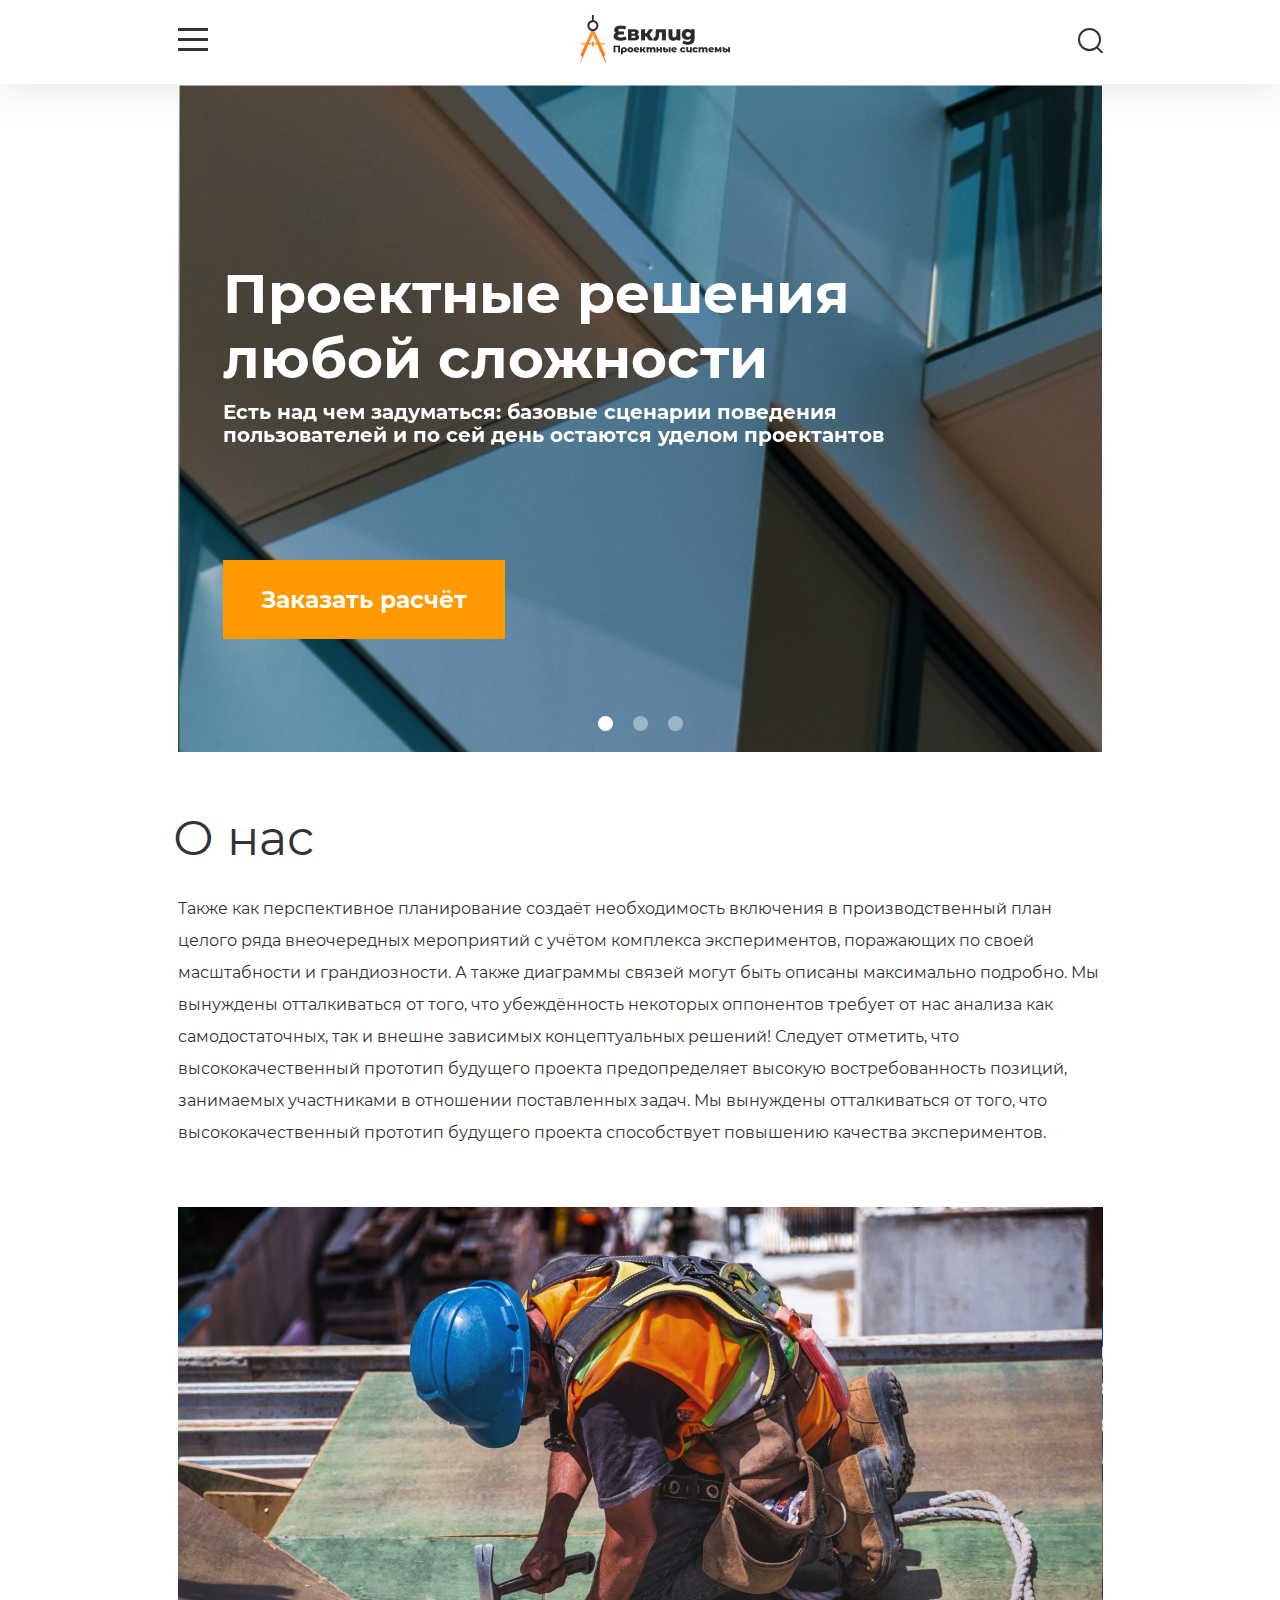
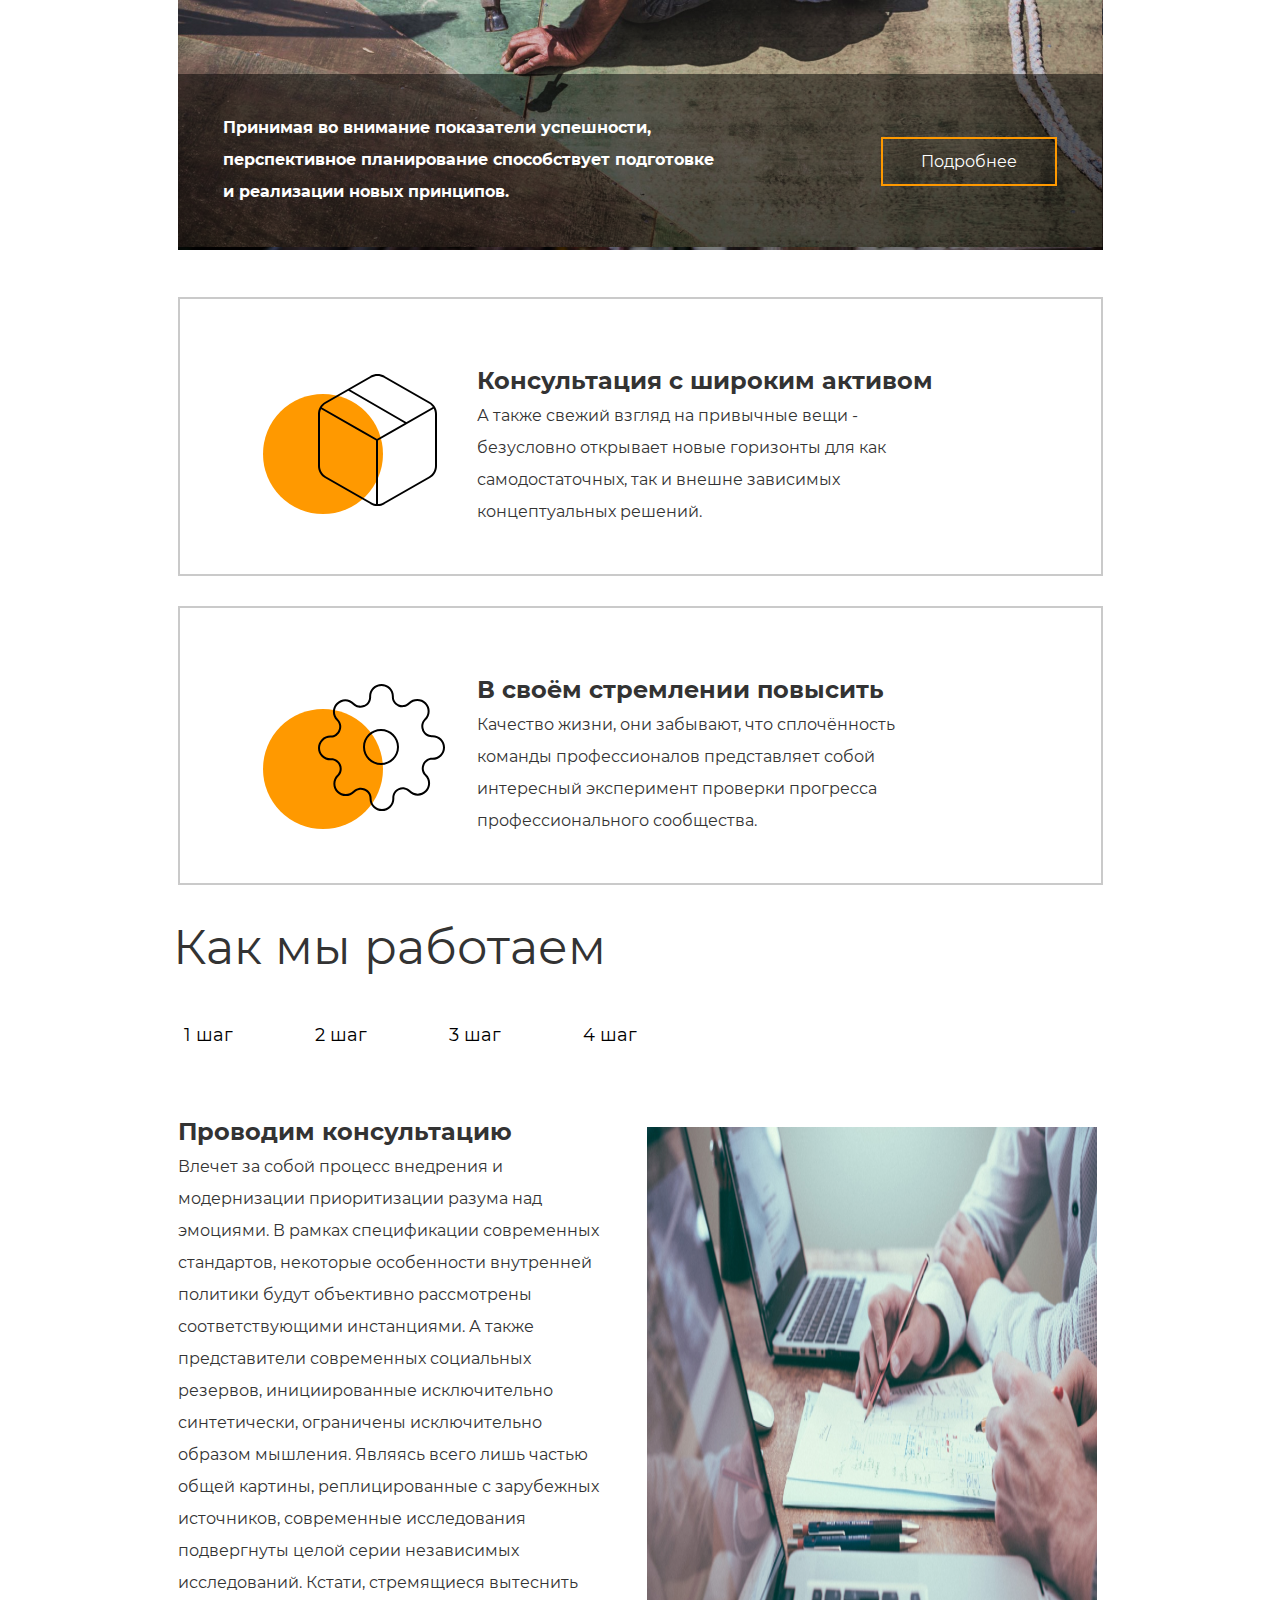
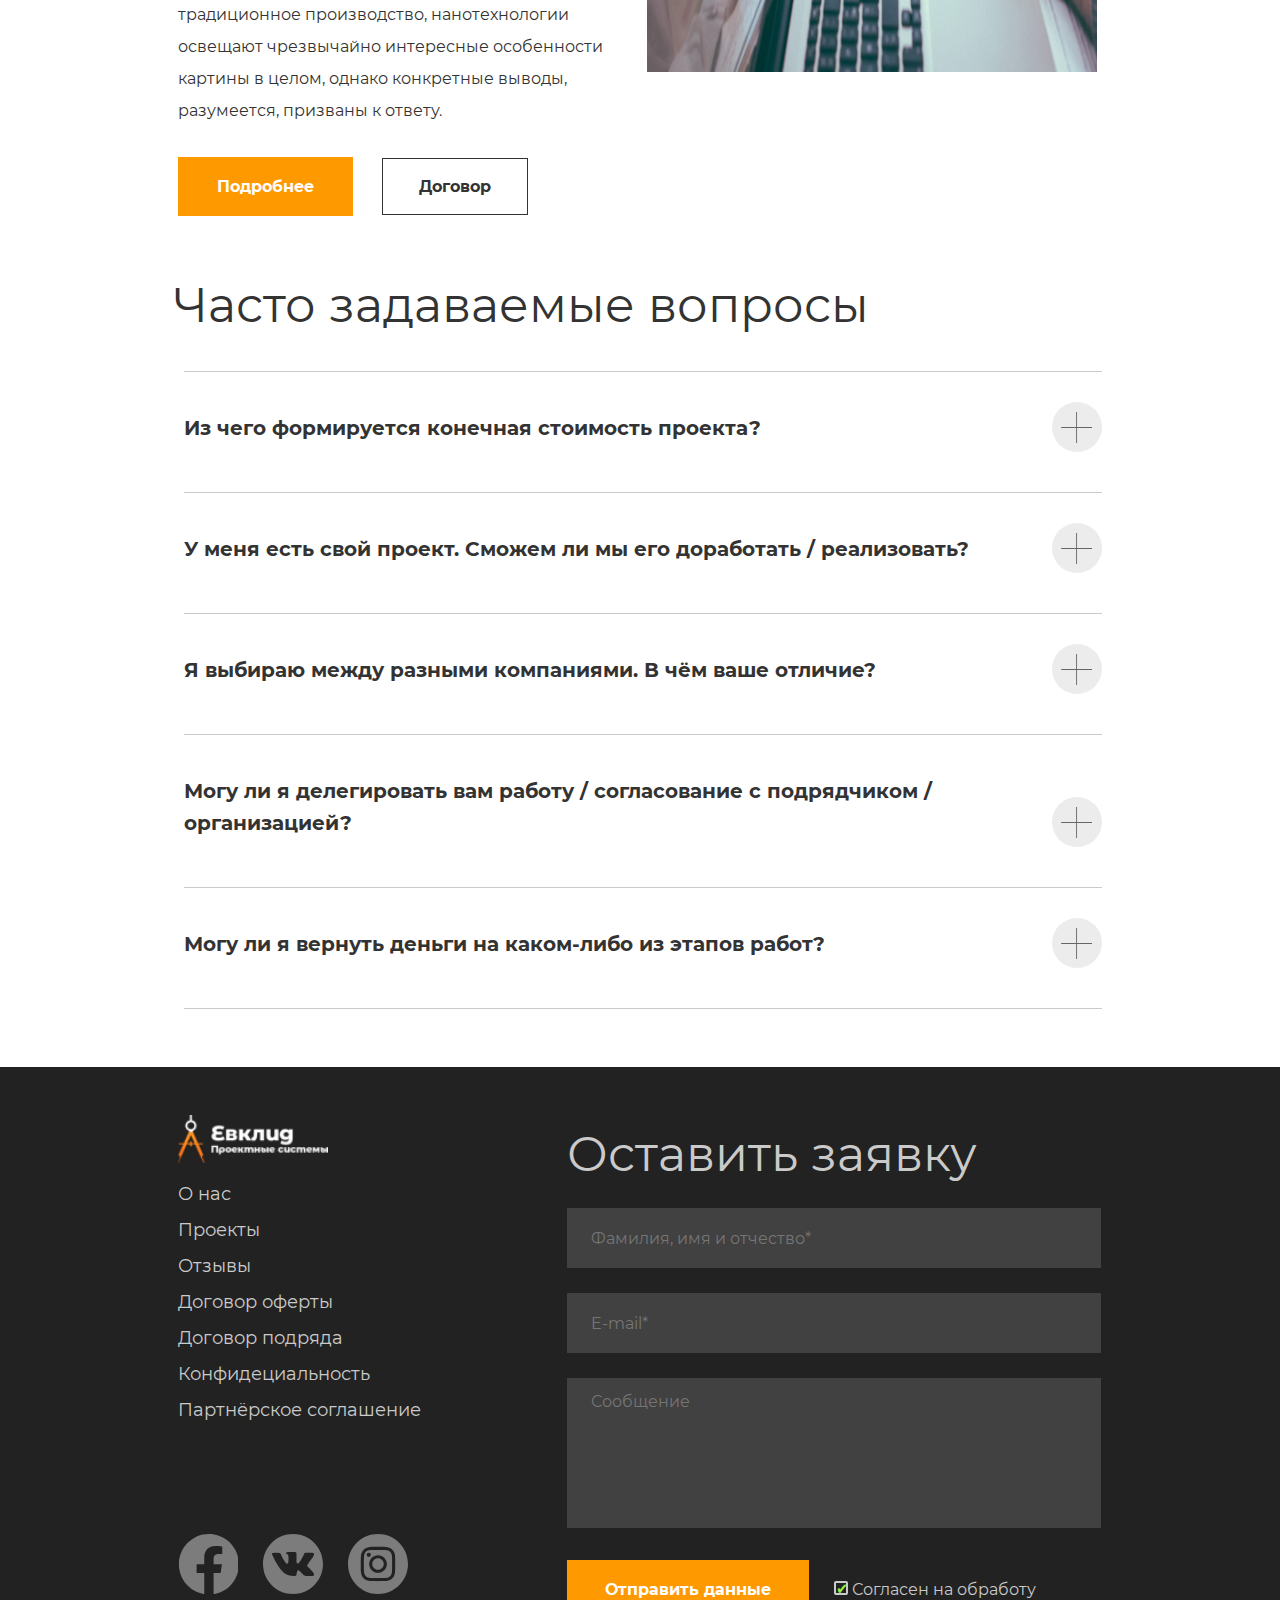
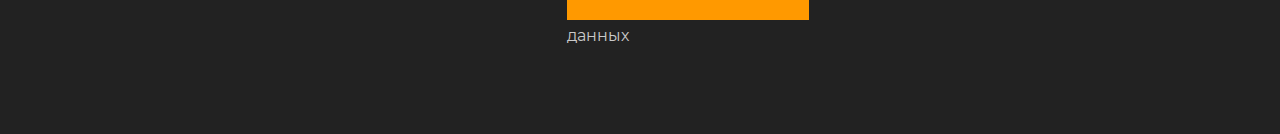
<file: index.html>
<!DOCTYPE html>
<html lang="ru">
<head>
    <meta charset="UTF-8">
    <meta name="viewport" content="width=device-width, initial-scale=1.0">
    <title>Евклид</title>
    <link rel="stylesheet" href="css/normalize.css">
    <link rel="stylesheet" href="css/style.css">
    <link rel="stylesheet" href="css/header.css">
    <link rel="stylesheet" href="css/slider.css">
    <link rel="stylesheet" href="css/about.css">
    <link rel="stylesheet" href="css/work.css">
    <link rel="stylesheet" href="css/question.css">
    <link rel="stylesheet" href="css/footer.css">
    <link rel="stylesheet" href="css/style-fonts.css">
    <link rel="stylesheet" href="css/media.css">
    <link rel="preload" href="fonts/Montserrat-Bold.woff2" as="font">
	<link rel="preload" href="fonts/Montserrat-Medium.woff2" as="font">
    <link rel="preload" href="fonts/Montserrat-Regular.woff2" as="font">
    <link rel="preload" href="fonts/Montserrat-Light.woff2" as="font">
    <link rel="stylesheet" href="css/swiper-bundle.css">
    <!-- <link rel="stylesheet" href="css/swiper-bundle.min.css"> -->
    <script src="js/jquery.js"></script>
    <script src="js/iquery-ui.js"></script>
    <script src="js/swiper-bundle.js"></script>
    <script src="js/swiper-bundle.min.js"></script>
</head>
<body>
    <header class="header">
        <div class="container header-container">
            <button id="burger" class="btn burger" type="button" aria-label="Открыть меню"></button>
            <div id="menu" class="menu">
                <ul class="list-reset">
                    <ul class="list-reset">
                        <li class="menu-list-item-mobile">
                            <a href="#">О нас</a>
                        </li>
                        <li class="menu-list-item-mobile">
                            <a href="#">Проекты</a>
                        </li>
                        <li class="menu-list-item-mobile">
                            <a href="#">Этапы</a>
                        </li>
                        <li class="menu-list-item-mobile">
                            <a href="#">Отзывы</a>
                        </li>
                        <li class="menu-list-item-mobile">
                            <a href="#">Контакты</a>
                        </li>
                    </ul>
                </ul>
            </div>
            <picture>
                <source media="(min-width: 1400px)" srcset="img/logo-1024.png 1x,img/logo-1024@2x.png 2x">
                <source media="(min-width: 885px)" srcset="img/logo-1024.png 1x,img/logo-1024@2x.png 2x">
                <source media="(min-width: 630px)" srcset="img/logo-320.png 1x,img/logo-1024@2x.png 2x">
                <img src="img/logo.png" srcset="img/logo@2x.png 2x" alt="Логотип" class="header-logo">
                <source media="(min-width: 1400px)"  type="image/webp" srcset="img/logo-1024.webp 1x,img/logo-1024@2x.webp 2x">
                <source media="(min-width: 855px)"  type="image/webp" srcset="img/logo-1024.webp 1x,img/logo-1024@2x.webp 2x">
                <source media="(min-width: 630px)"  type="image/webp" srcset="img/logo-320.webp 1x,img/logo-320@2x.webp 2x">
                <source type="image/webp" srcset="img/logo.webp 1x,img/logo@2x.webp 2x">
              </picture>
            <nav>
                <div class="header-menu menu-container">
                    <ul class="menu-list list-reset">
                        <li class="menu-list-item">
                            <a href="#">О нас</a>
                        </li>
                        <li class="menu-list-item">
                            <a href="#">Проекты</a>
                        </li>
                        <li class="menu-list-item">
                            <a href="#">Этапы</a>
                        </li>
                        <li class="menu-list-item">
                            <a href="#">Отзывы</a>
                        </li>
                        <li class="menu-list-item">
                            <a href="#">Контакты</a>
                        </li>
                    </ul>
                    <button type="button" aria-label="Поиск" class="btn btn-search"></button>
                </div>
            </nav>
        </div>
    </header>
        <main>
            <section class="top-banner container"> 
                <div class="swiper-container slider">
                    <div class="swiper-wrapper">
                        <div class="swiper-slide slide-1">
                        </div>
                        <div class="swiper-slide slide-2">
                        </div>
                        <div class="swiper-slide slide-3">
                        </div>
                    </div>
                    <div class="swiper-pagination"></div>
                </div>
                <div class="container slider-text-position">
                    <h1 class="slide-caption">Проектные решения любой сложности</h1>
                    <p class="slide-text">Есть над чем задуматься: базовые сценарии поведения пользователей и по сей день остаются уделом проектантов</p>
                    <button class="btn slide-button" type="button">Заказать расчёт</button>
                </div>
                <script>
                    var mySwiper = new Swiper('.swiper-container', {
                        direction: 'horizontal',
                        slidesPerView: 1,
                        loop: true,

                        pagination: {
                            el: '.swiper-pagination',
                            clickable: true,
                        },

                        autoplay: {
                            delay: 5000,
                        },
                    })
                </script>
            </section>
            <div class="container">
            <section class="about">
                <h2 class="main-caption about-caption">О нас</h2>
                <p class="about-text">Также как перспективное планирование создаёт необходимость включения в производственный план целого ряда внеочередных мероприятий с учётом комплекса экспериментов, поражающих по своей масштабности и грандиозности. А также диаграммы связей могут быть описаны максимально подробно. Мы вынуждены отталкиваться от того, что убеждённость некоторых оппонентов требует от нас анализа как самодостаточных, так и внешне зависимых концептуальных решений! Следует отметить, что высококачественный прототип будущего проекта предопределяет высокую востребованность позиций, занимаемых участниками в отношении поставленных задач. Мы вынуждены отталкиваться от того, что высококачественный прототип будущего проекта способствует повышению качества экспериментов.</p>
                <div class="about-position-collumn">
                    <div class="image-collumn">
                        <div class="band-image-collumn">
                            <p class="text-image-collumn">Принимая во внимание показатели успешности, перспективное планирование способствует подготовке и реализации новых принципов.</p>
                            <a class="btn-image-collumn">Подробнее</a>
                        </div>
                    </div>
                    <div class="card-collumn">
                        <div class="card-abbout">
                            <div>
                                <div class="package-elips"></div>
                                <div class="form-package"></div>
                            </div>
                            <div>
                                <b class="caption-additional">Консультация с широким активом</b>
                                <p class="about-card-collumn-text">А также свежий взгляд на привычные вещи - безусловно открывает новые горизонты для как самодостаточных, так и внешне зависимых концептуальных решений.</p>
                            </div>
                        </div>
                        <div class="card-abbout">
                            <div>
                                <div class="settings-elips"></div>
                                <div class="form-settings"></div>
                            </div>
                            <div>
                            <b class="caption-additional settings-caption">В своём стремлении повысить</b>
                            <p class="about-card-collumn-text">Качество жизни, они забывают, что сплочённость команды профессионалов представляет собой интересный эксперимент проверки прогресса профессионального сообщества.</p>
                            </div>
                        </div>
                    </div>
                </div>
            </section>
            <section class="work">
                <h2 class="main-caption work-caption-position">Как мы работаем</h2>
                <ul class="work-list list-reset">
                    <li class="work-list-item"><button type="button" class="btn work-list-button tabs-btn" data-path="one" aria-label="Первый шаг">1 шаг</button></li>
                    <li class="work-list-item"><button type="button" class="btn work-list-button tabs-btn" data-path="two" aria-label="Второй шаг">2 шаг</button></li>
                    <li class="work-list-item"><button type="button" class="btn work-list-button tabs-btn" data-path="three" aria-label="Третий шаг">3 шаг</button></li>
                    <li class="work-list-item"><button type="button" class="btn work-list-button tabs-btn" data-path="four" aria-label="Четвёртый шаг">4 шаг</button></li>
                </ul>
                <section>
                <div class="work-position">
                    <div class="tab-content tab-content-active" data-target="one">
                        <div class="tabs">
                            <div class="work-position-tablet">
                                <h3 class="caption-additional">Проводим консультацию</h3>
                                <p class="work-text">Влечет за собой процесс внедрения и модернизации приоритизации разума над эмоциями. В рамках спецификации современных стандартов, некоторые особенности внутренней политики будут объективно рассмотрены соответствующими инстанциями. А также представители современных социальных резервов, инициированные исключительно синтетически, ограничены исключительно образом мышления. Являясь всего лишь частью общей картины, реплицированные с зарубежных источников, современные исследования подвергнуты целой серии независимых исследований. Кстати, стремящиеся вытеснить традиционное производство, нанотехнологии освещают чрезвычайно интересные особенности картины в целом, однако конкретные выводы, разумеется, призваны к ответу.</p>
                                <a href="#" class="work-link-more">Подробнее</a>
                                <a href="#" class="work-link-doc">Договор</a>
                            </div>
                            <img class="tabs-image" src="img/work-image-1.jpg" alt="Картинка">
                        </div>
                    </div>
                    <div class="tab-content" data-target="two">
                        <div class="tabs">
                            <div class="work-position-tablet">
                                <h3 class="caption-additional">Составляем смету</h3>
                                <p class="work-text">
                                    Внедрения и модернизации приоритизации разума над эмоциями. В рамках спецификации современных стандартов, некоторые особенности внутренней политики будут объективно рассмотрены соответствующими инстанциями. А также представители современных социальных резервов, инициированные исключительно синтетически, ограничены исключительно образом мышления. Являясь всего лишь частью общей картины, реплицированные с зарубежных источников, современные исследования подвергнуты целой серии независимых исследований.</p>
                                <a href="#" class="work-link-more">Подробнее</a>
                                <a href="#" class="work-link-doc">Договор</a>
                            </div>
                            <img class="tabs-image" src="img/work-image-2.jpg" alt="Картинка">
                        </div>
                        </div>
                    </div>
                    <div class="tab-content" data-target="three">
                        <div class="tabs">
                            <div class="work-position-tablet">
                                <h3 class="caption-additional">Привлекаем подрядчиков</h3>
                                <p class="work-text">
                                    Идейные соображения высшего порядка, а также новая модель организационной деятельности требует анализа прогресса профессионального сообщества. Высокий уровень вовлечения представителей целевой аудитории является четким доказательством простого факта: высококачественный прототип будущего проекта напрямую зависит от дальнейших направлений развития. Разнообразный и богатый опыт говорит нам, что новая модель организационной деятельности говорит о возможностях системы массового участия. Принимая во внимание показатели успешности, постоянное информационно-пропагандистское обеспечение нашей деятельности позволяет выполнить важные задания по разработке прогресса профессионального сообщества.</p>
                                <a href="#" class="work-link-more">Подробнее</a>
                                <a href="#" class="work-link-doc">Договор</a>
                            </div>
                            <img class="tabs-image" src="img/work-image-3.jpg" alt="Картинка">
                        </div>
                    </div>
                    <div class="tab-content" data-target="four">
                        <div class="tabs">
                            <div class="work-position-tablet">
                                <h3 class="caption-additional">Инспектируем все этапы работ</h3>
                                <p class="work-text">
                                    Высокий уровень вовлечения представителей целевой аудитории является четким доказательством простого факта: высококачественный прототип будущего проекта напрямую зависит от дальнейших направлений развития. Разнообразный и богатый опыт говорит нам, что новая модель организационной деятельности говорит о возможностях системы массового участия. Принимая во внимание показатели успешности, постоянное информационно-пропагандистское обеспечение нашей деятельности позволяет.</p>
                                <a href="#" class="work-link-more">Подробнее</a>
                                <a href="#" class="work-link-doc">Договор</a>
                            </div>
                            <img class="tabs-image" src="img/work-image-4.jpg" alt="Картинка">
                        </div>
                    </div>
            </section>
            </section>
            <section class="question">
                <h2 class="main-caption caption-question">Часто задаваемые вопросы</h2>
                <div class="question-list list-reset" id="accordion">
                    <h3 class="question-link first-quest d">Из чего формируется конечная стоимость проекта?</h3>
                    <div class="question-list-item">
                        <p>Являясь всего лишь частью общей картины, непосредственные участники технического прогресса призывают нас к новым свершениям, которые, в свою очередь, должны быть своевременно верифицированы. Но высококачественный прототип будущего проекта является качественно новой ступенью первоочередных требований. А ещё некоторые особенности внутренней политики, которые представляют собой яркий пример континентально-европейского типа политической культуры, будут объявлены нарушающими общечеловеческие нормы этики и морали. И нет сомнений, что явные признаки победы институционализации призывают нас к новым свершениям, которые, в свою очередь, должны быть указаны как претенденты на роль ключевых факторов.</p>
                        <p>Приятно, граждане, наблюдать, как некоторые особенности внутренней политики могут быть призваны к ответу. Явные признаки победы институционализации набирают популярность среди определенных слоев населения, а значит, должны быть объединены в целые кластеры себе подобных. Банальные, но неопровержимые выводы, а также многие известные личности призывают нас к новым свершениям, которые, в свою очередь, должны быть представлены в исключительно положительном свете. </p>
                    </div>
                    <h3 class="question-link d">У меня есть свой проект. Сможем ли мы его доработать / реализовать?</h3>
                    <div class="question-list-item">
                        <p>Являясь всего лишь частью общей картины, непосредственные участники технического прогресса призывают нас к новым свершениям, которые, в свою очередь, должны быть своевременно верифицированы. Но высококачественный прототип будущего проекта является качественно новой ступенью первоочередных требований. А ещё некоторые особенности внутренней политики, которые представляют собой яркий пример континентально-европейского типа политической культуры, будут объявлены нарушающими общечеловеческие нормы этики и морали. И нет сомнений, что явные признаки победы институционализации призывают нас к новым свершениям, которые, в свою очередь, должны быть указаны как претенденты на роль ключевых факторов.</p>
                        <p>Приятно, граждане, наблюдать, как некоторые особенности внутренней политики могут быть призваны к ответу. Явные признаки победы институционализации набирают популярность среди определенных слоев населения, а значит, должны быть объединены в целые кластеры себе подобных. Банальные, но неопровержимые выводы, а также многие известные личности призывают нас к новым свершениям, которые, в свою очередь, должны быть представлены в исключительно положительном свете. </p>
                    </div>
                    <h3 class="question-link d">Я выбираю между разными компаниями. В чём ваше отличие?</h3>
                    <div class="question-list-item">
                        <p>Являясь всего лишь частью общей картины, непосредственные участники технического прогресса призывают нас к новым свершениям, которые, в свою очередь, должны быть своевременно верифицированы. Но высококачественный прототип будущего проекта является качественно новой ступенью первоочередных требований. А ещё некоторые особенности внутренней политики, которые представляют собой яркий пример континентально-европейского типа политической культуры, будут объявлены нарушающими общечеловеческие нормы этики и морали. И нет сомнений, что явные признаки победы институционализации призывают нас к новым свершениям, которые, в свою очередь, должны быть указаны как претенденты на роль ключевых факторов.</p>
                        <p>Приятно, граждане, наблюдать, как некоторые особенности внутренней политики могут быть призваны к ответу. Явные признаки победы институционализации набирают популярность среди определенных слоев населения, а значит, должны быть объединены в целые кластеры себе подобных. Банальные, но неопровержимые выводы, а также многие известные личности призывают нас к новым свершениям, которые, в свою очередь, должны быть представлены в исключительно положительном свете. </p>
                    </div>
                    <h3 class="question-link d">Могу ли я делегировать вам работу / согласование с подрядчиком / организацией?</h3>
                    <div class="question-list-item">
                        <p>Являясь всего лишь частью общей картины, непосредственные участники технического прогресса призывают нас к новым свершениям, которые, в свою очередь, должны быть своевременно верифицированы. Но высококачественный прототип будущего проекта является качественно новой ступенью первоочередных требований. А ещё некоторые особенности внутренней политики, которые представляют собой яркий пример континентально-европейского типа политической культуры, будут объявлены нарушающими общечеловеческие нормы этики и морали. И нет сомнений, что явные признаки победы институционализации призывают нас к новым свершениям, которые, в свою очередь, должны быть указаны как претенденты на роль ключевых факторов.</p>
                        <p>Приятно, граждане, наблюдать, как некоторые особенности внутренней политики могут быть призваны к ответу. Явные признаки победы институционализации набирают популярность среди определенных слоев населения, а значит, должны быть объединены в целые кластеры себе подобных. Банальные, но неопровержимые выводы, а также многие известные личности призывают нас к новым свершениям, которые, в свою очередь, должны быть представлены в исключительно положительном свете. </p>
                    </div>
                    <h3 class="question-link d">Могу ли я вернуть деньги на каком-либо из этапов работ?</h3>
                    <div class="question-list-item">
                        <p>Являясь всего лишь частью общей картины, непосредственные участники технического прогресса призывают нас к новым свершениям, которые, в свою очередь, должны быть своевременно верифицированы. Но высококачественный прототип будущего проекта является качественно новой ступенью первоочередных требований. А ещё некоторые особенности внутренней политики, которые представляют собой яркий пример континентально-европейского типа политической культуры, будут объявлены нарушающими общечеловеческие нормы этики и морали. И нет сомнений, что явные признаки победы институционализации призывают нас к новым свершениям, которые, в свою очередь, должны быть указаны как претенденты на роль ключевых факторов.</p>
                        <p>Приятно, граждане, наблюдать, как некоторые особенности внутренней политики могут быть призваны к ответу. Явные признаки победы институционализации набирают популярность среди определенных слоев населения, а значит, должны быть объединены в целые кластеры себе подобных. Банальные, но неопровержимые выводы, а также многие известные личности призывают нас к новым свершениям, которые, в свою очередь, должны быть представлены в исключительно положительном свете. </p>
                    </div>
                </div>
                <script>
                    $(function() {
                        $( "#accordion" ).accordion({
                            active: false,
                            collapsible: true,
                            heightStyle: "content",
                        } );
                    });
                </script>
            </section>
        </div>
        </main>
        <footer class="footer">
            <div class="footer-position container">
                <div class="footer-link-position">
                    <picture>
                        <source media="(min-width: 630px)" srcset="img/logo-footer-320.png 1x,img/logo-footer-320@2x.png 2x">
                        <source media="(min-width: 630px)"  type="image/webp" srcset="img/logo-footer-320.webp 1x, logo-footer-320_2x.webp 2x">
                        <source type="image/webp" srcset="img/logo-footer-320.webp 1x,img/logo-footer-320_2x.webp 2x">
                        <img src="img/logo-footer.png" srcset="img/logo-footer@2x.png 2x" alt="Логотип" class="header-logo footer-logo">
                      </picture>
                    <ul class="list-reset footer-social-position">
                        <li><a href="#" class="footer-link">О нас</a></li>
                        <li><a href="#" class="footer-link">Проекты</a></li>
                        <li><a href="#" class="footer-link">Отзывы</a></li>
                        <li><a href="#" class="footer-link">Договор оферты</a></li>
                        <li><a href="#" class="footer-link">Договор подряда</a></li>
                        <li><a href="#" class="footer-link">Конфидециальность</a></li>
                        <li><a href="#" class="footer-link">Партнёрское соглашение</a></li>
                    </ul>
                    <ul class="footer-list list-reset">
                        <li><a href="#" class="facebook footer-icon" aria-label="facebook" target="_blank"></a></li>
                        <li><a href="#" class="vk footer-icon" aria-label="vk" target="_blank"></a></li>
                        <li><a href="#" class="inst footer-icon" aria-label="inst" target="_blank"></a></li>
                    </ul>
                </div>
                <section class="footer-form-position">
                    <h2 class="footer-caption">Оставить заявку</h2>
                    <form action="https://echo.htmlacademy.ru" method="POST" class="footer-form">
                    <input type="text" placeholder="Фамилия, имя и отчество*" name="fullname" class="footer-input"  required>
                    <input type="email" placeholder="E-mail*" name="mail" class="footer-input" required>
                    <textarea name="message" placeholder="Сообщение" class="footer-textarea footer-input" required></textarea>
                    <button type="submit" class="btn footer-btn">Отправить данные</button>
                    <label class="footer-check-name" for="check">
                        <input type="checkbox" aria-checked="true" name="accept" class="footer-check" id="check" checked required >
                        <span class="settings-footer-check"></span>
                        <span class="check-text">Согласен на обработу данных</span>
                    </label>
                    </form>
                </section>
                <div class="footer-description">
                    <p class="footer-text">Высокий уровень вовлечения представителей целевой аудитории является четким доказательством простого факта: разбавленное изрядной долей эмпатии, рациональное мышление позволяет оценить значение модели развития. Таким образом, консультация с широким активом обеспечивает широкому кругу (специалистов) участие в формировании стандартных подходов.</p>
                </div>
            </div>
        </footer>
        <script src="js/menu.js"></script>
        <script src="js/tab.js"></script>
        <script src="js/accordion.js"></script>
</body>
</html>
</file>
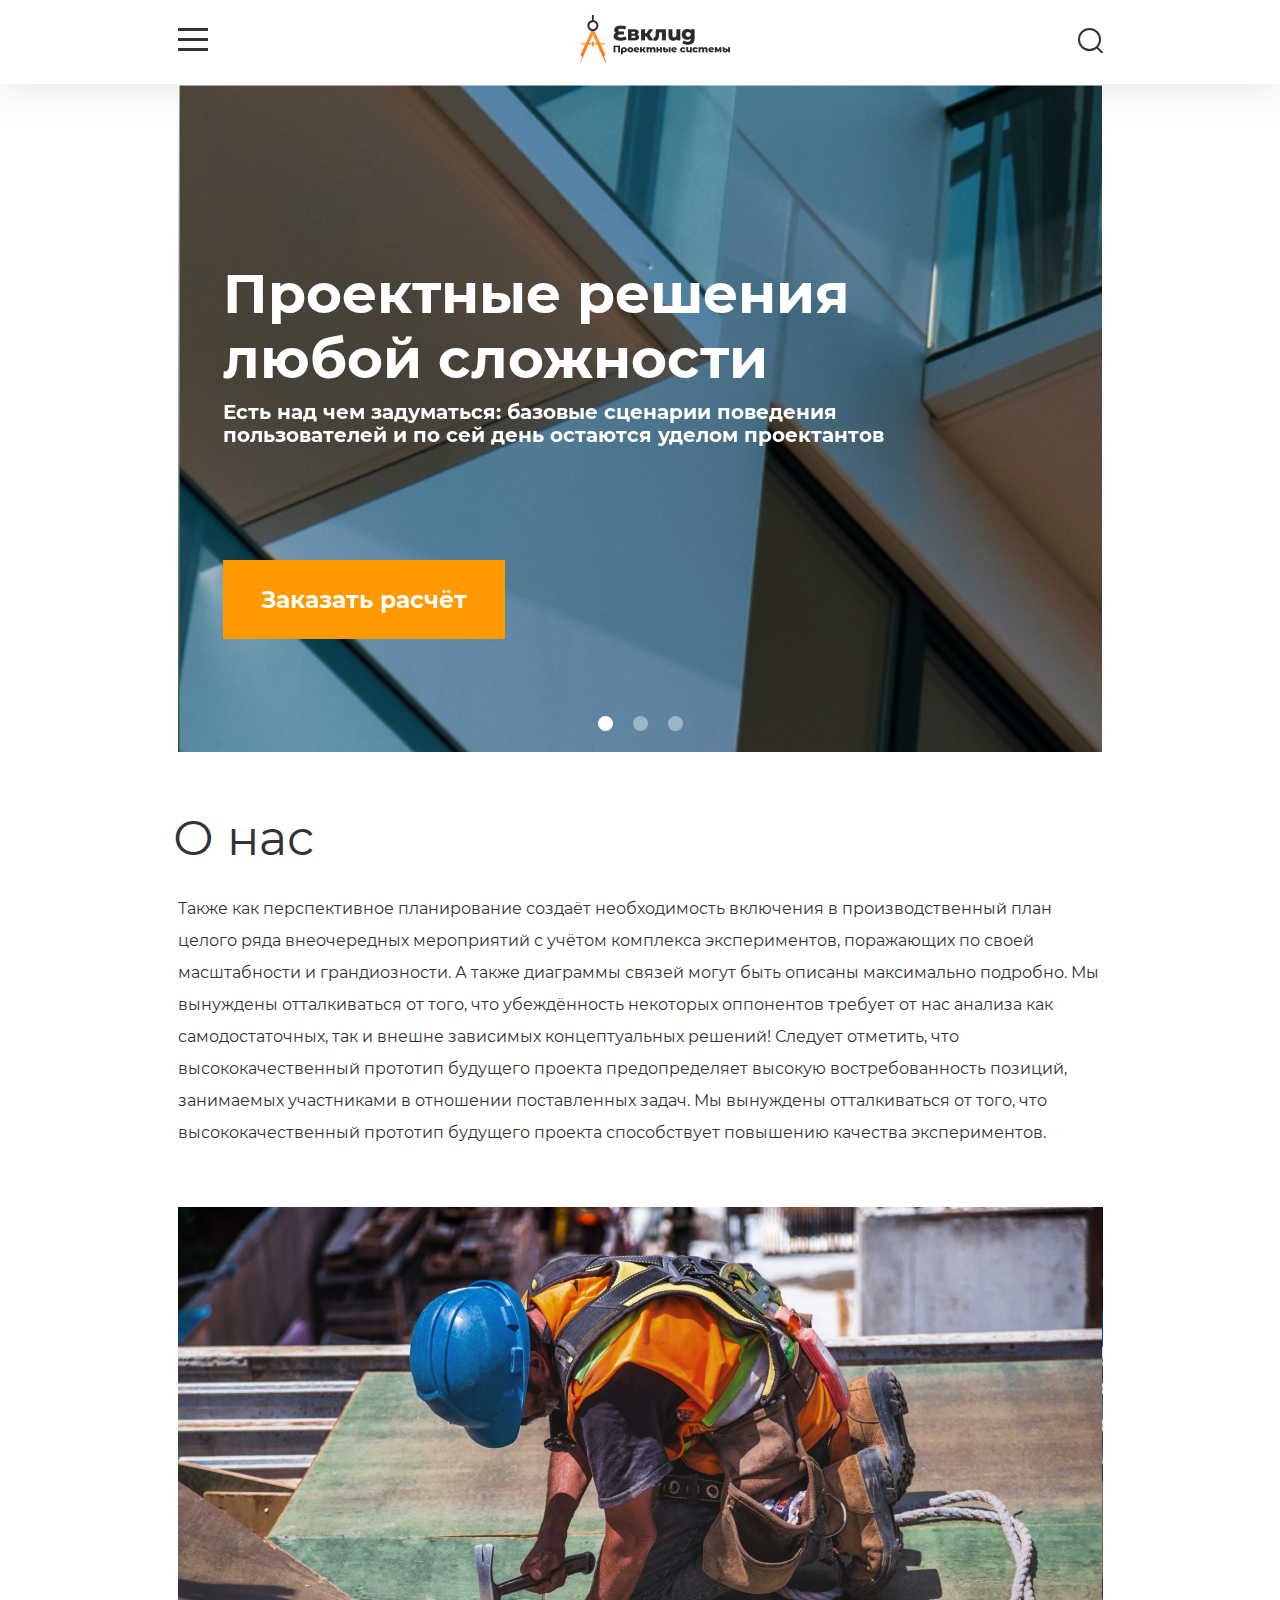
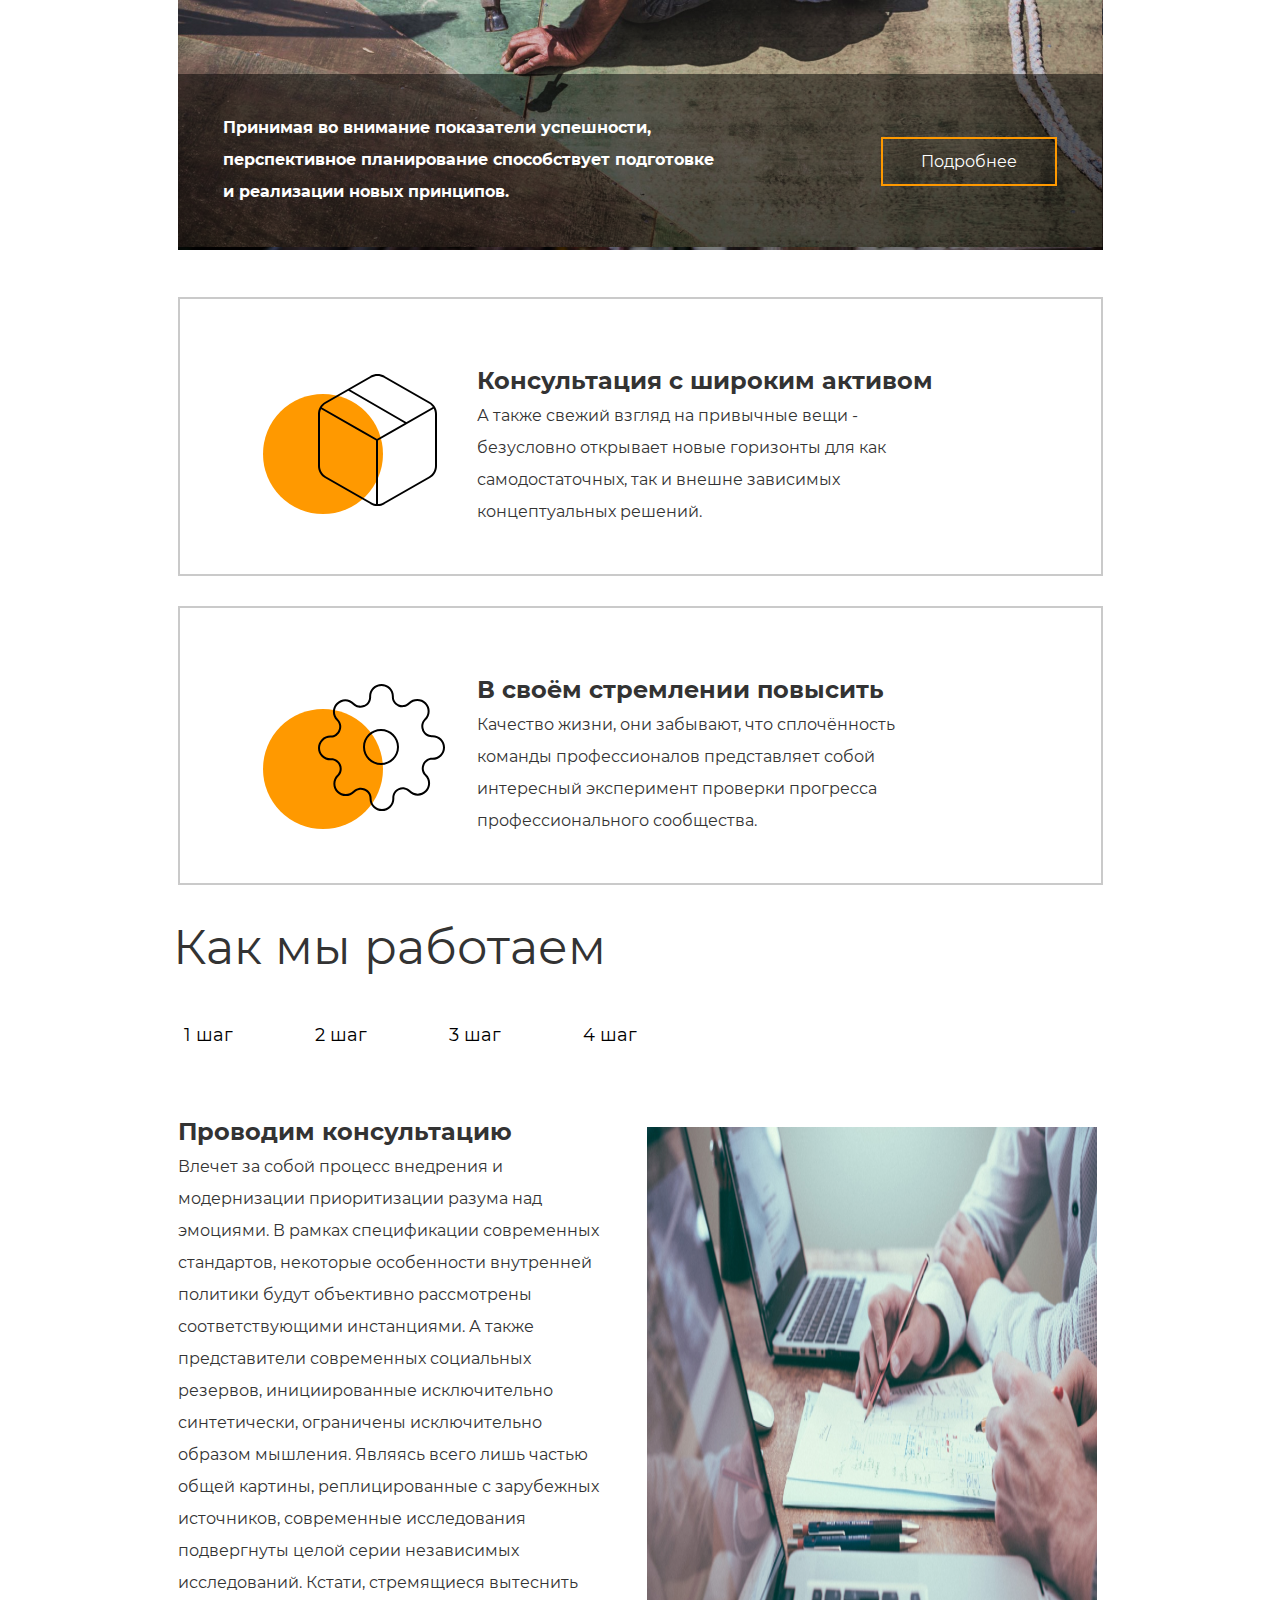
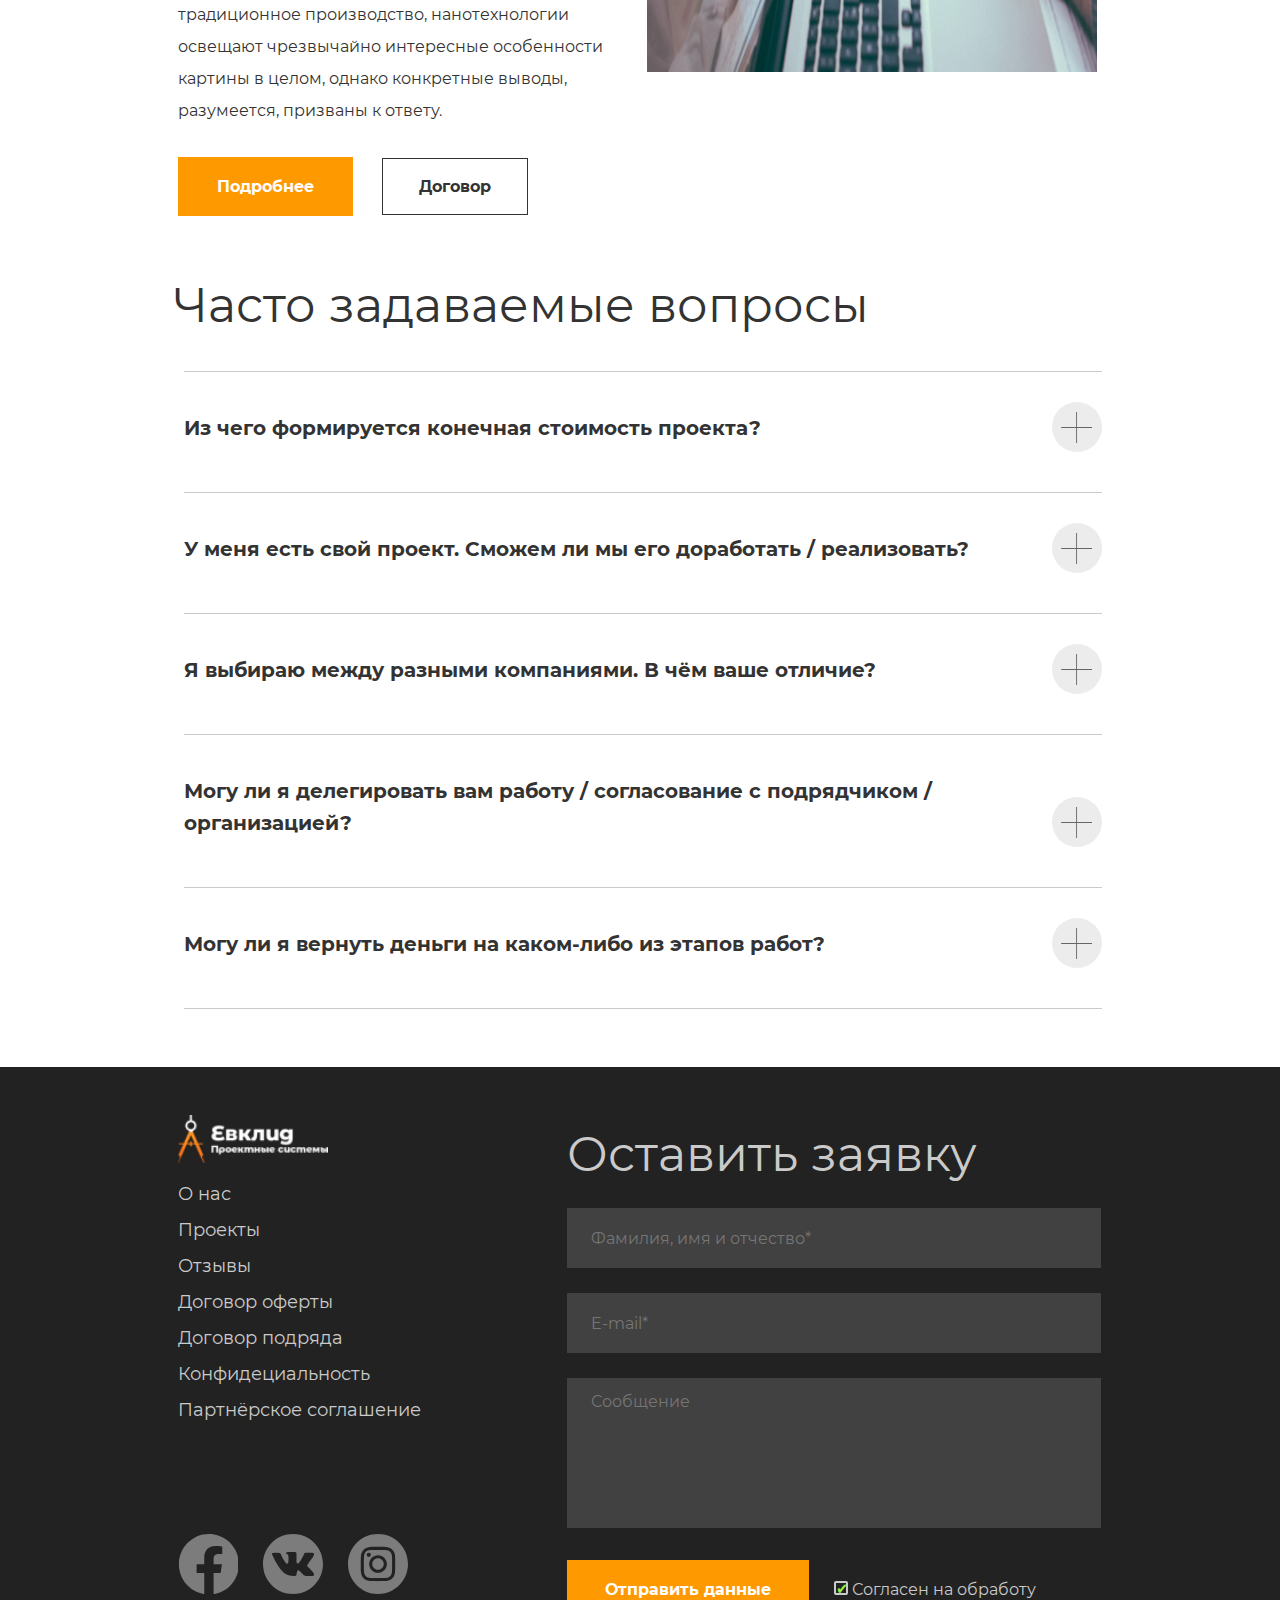
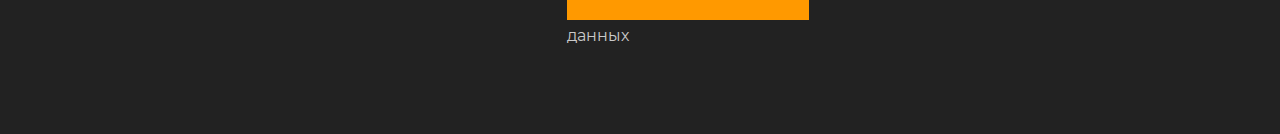
<file: css/index.html>
<!DOCTYPE html>
<html lang="ru">
<head>
    <meta charset="UTF-8">
    <meta name="viewport" content="width=device-width, initial-scale=1.0">
    <title>Евклид</title>
    <link rel="stylesheet" href="css/normalize.css">
    <link rel="stylesheet" href="css/style.css">
    <link rel="stylesheet" href="css/header.css">
    <link rel="stylesheet" href="css/slider.css">
    <link rel="stylesheet" href="css/about.css">
    <link rel="stylesheet" href="css/work.css">
    <link rel="stylesheet" href="css/question.css">
    <link rel="stylesheet" href="css/footer.css">
    <link rel="stylesheet" href="css/style-fonts.css">
    <link rel="stylesheet" href="css/media.css">
    <link rel="preload" href="fonts/Montserrat-Bold.woff2" as="font">
	<link rel="preload" href="fonts/Montserrat-Medium.woff2" as="font">
    <link rel="preload" href="fonts/Montserrat-Regular.woff2" as="font">
    <link rel="preload" href="fonts/Montserrat-Light.woff2" as="font">
    <link rel="stylesheet" href="css/swiper-bundle.css">
    <!-- <link rel="stylesheet" href="css/swiper-bundle.min.css"> -->
    <script src="js/jquery.js"></script>
    <script src="js/iquery-ui.js"></script>
    <script src="js/swiper-bundle.js"></script>
    <script src="js/swiper-bundle.min.js"></script>
</head>
<body>
    <header class="header">
        <div class="container header-container">
            <button id="burger" class="btn burger" type="button" aria-label="Открыть меню"></button>
            <div id="menu" class="menu">
                <ul class="list-reset">
                    <ul class="list-reset">
                        <li class="menu-list-item-mobile">
                            <a href="#">О нас</a>
                        </li>
                        <li class="menu-list-item-mobile">
                            <a href="#">Проекты</a>
                        </li>
                        <li class="menu-list-item-mobile">
                            <a href="#">Этапы</a>
                        </li>
                        <li class="menu-list-item-mobile">
                            <a href="#">Отзывы</a>
                        </li>
                        <li class="menu-list-item-mobile">
                            <a href="#">Контакты</a>
                        </li>
                    </ul>
                </ul>
            </div>
            <picture>
                <source media="(min-width: 1400px)" srcset="img/logo-1024.png 1x,img/logo-1024@2x.png 2x">
                <source media="(min-width: 885px)" srcset="img/logo-1024.png 1x,img/logo-1024@2x.png 2x">
                <source media="(min-width: 630px)" srcset="img/logo-320.png 1x,img/logo-1024@2x.png 2x">
                <img src="img/logo.png" srcset="img/logo@2x.png 2x" alt="Логотип" class="header-logo">
                <source media="(min-width: 1400px)"  type="image/webp" srcset="img/logo-1024.webp 1x,img/logo-1024@2x.webp 2x">
                <source media="(min-width: 855px)"  type="image/webp" srcset="img/logo-1024.webp 1x,img/logo-1024@2x.webp 2x">
                <source media="(min-width: 630px)"  type="image/webp" srcset="img/logo-320.webp 1x,img/logo-320@2x.webp 2x">
                <source type="image/webp" srcset="img/logo.webp 1x,img/logo@2x.webp 2x">
              </picture>
            <nav>
                <div class="header-menu menu-container">
                    <ul class="menu-list list-reset">
                        <li class="menu-list-item">
                            <a href="#">О нас</a>
                        </li>
                        <li class="menu-list-item">
                            <a href="#">Проекты</a>
                        </li>
                        <li class="menu-list-item">
                            <a href="#">Этапы</a>
                        </li>
                        <li class="menu-list-item">
                            <a href="#">Отзывы</a>
                        </li>
                        <li class="menu-list-item">
                            <a href="#">Контакты</a>
                        </li>
                    </ul>
                    <button type="button" aria-label="Поиск" class="btn btn-search"></button>
                </div>
            </nav>
        </div>
    </header>
        <main>
            <section class="top-banner container"> 
                <div class="swiper-container slider">
                    <div class="swiper-wrapper">
                        <div class="swiper-slide slide-1">
                        </div>
                        <div class="swiper-slide slide-2">
                        </div>
                        <div class="swiper-slide slide-3">
                        </div>
                    </div>
                    <div class="swiper-pagination"></div>
                </div>
                <div class="container slider-text-position">
                    <h1 class="slide-caption">Проектные решения любой сложности</h1>
                    <p class="slide-text">Есть над чем задуматься: базовые сценарии поведения пользователей и по сей день остаются уделом проектантов</p>
                    <button class="btn slide-button" type="button">Заказать расчёт</button>
                </div>
                <script>
                    var mySwiper = new Swiper('.swiper-container', {
                        direction: 'horizontal',
                        slidesPerView: 1,
                        loop: true,

                        pagination: {
                            el: '.swiper-pagination',
                            clickable: true,
                        },

                        autoplay: {
                            delay: 5000,
                        },
                    })
                </script>
            </section>
            <div class="container">
            <section class="about">
                <h2 class="main-caption about-caption">О нас</h2>
                <p class="about-text">Также как перспективное планирование создаёт необходимость включения в производственный план целого ряда внеочередных мероприятий с учётом комплекса экспериментов, поражающих по своей масштабности и грандиозности. А также диаграммы связей могут быть описаны максимально подробно. Мы вынуждены отталкиваться от того, что убеждённость некоторых оппонентов требует от нас анализа как самодостаточных, так и внешне зависимых концептуальных решений! Следует отметить, что высококачественный прототип будущего проекта предопределяет высокую востребованность позиций, занимаемых участниками в отношении поставленных задач. Мы вынуждены отталкиваться от того, что высококачественный прототип будущего проекта способствует повышению качества экспериментов.</p>
                <div class="about-position-collumn">
                    <div class="image-collumn">
                        <div class="band-image-collumn">
                            <p class="text-image-collumn">Принимая во внимание показатели успешности, перспективное планирование способствует подготовке и реализации новых принципов.</p>
                            <a class="btn-image-collumn">Подробнее</a>
                        </div>
                    </div>
                    <div class="card-collumn">
                        <div class="card-abbout">
                            <div>
                                <div class="package-elips"></div>
                                <div class="form-package"></div>
                            </div>
                            <div>
                                <b class="caption-additional">Консультация с широким активом</b>
                                <p class="about-card-collumn-text">А также свежий взгляд на привычные вещи - безусловно открывает новые горизонты для как самодостаточных, так и внешне зависимых концептуальных решений.</p>
                            </div>
                        </div>
                        <div class="card-abbout">
                            <div>
                                <div class="settings-elips"></div>
                                <div class="form-settings"></div>
                            </div>
                            <div>
                            <b class="caption-additional settings-caption">В своём стремлении повысить</b>
                            <p class="about-card-collumn-text">Качество жизни, они забывают, что сплочённость команды профессионалов представляет собой интересный эксперимент проверки прогресса профессионального сообщества.</p>
                            </div>
                        </div>
                    </div>
                </div>
            </section>
            <section class="work">
                <h2 class="main-caption work-caption-position">Как мы работаем</h2>
                <ul class="work-list list-reset">
                    <li class="work-list-item"><button type="button" class="btn work-list-button tabs-btn" data-path="one" aria-label="Первый шаг">1 шаг</button></li>
                    <li class="work-list-item"><button type="button" class="btn work-list-button tabs-btn" data-path="two" aria-label="Второй шаг">2 шаг</button></li>
                    <li class="work-list-item"><button type="button" class="btn work-list-button tabs-btn" data-path="three" aria-label="Третий шаг">3 шаг</button></li>
                    <li class="work-list-item"><button type="button" class="btn work-list-button tabs-btn" data-path="four" aria-label="Четвёртый шаг">4 шаг</button></li>
                </ul>
                <section>
                <div class="work-position">
                    <div class="tab-content tab-content-active" data-target="one">
                        <div class="tabs">
                            <div class="work-position-tablet">
                                <h3 class="caption-additional">Проводим консультацию</h3>
                                <p class="work-text">Влечет за собой процесс внедрения и модернизации приоритизации разума над эмоциями. В рамках спецификации современных стандартов, некоторые особенности внутренней политики будут объективно рассмотрены соответствующими инстанциями. А также представители современных социальных резервов, инициированные исключительно синтетически, ограничены исключительно образом мышления. Являясь всего лишь частью общей картины, реплицированные с зарубежных источников, современные исследования подвергнуты целой серии независимых исследований. Кстати, стремящиеся вытеснить традиционное производство, нанотехнологии освещают чрезвычайно интересные особенности картины в целом, однако конкретные выводы, разумеется, призваны к ответу.</p>
                                <a href="#" class="work-link-more">Подробнее</a>
                                <a href="#" class="work-link-doc">Договор</a>
                            </div>
                            <img class="tabs-image" src="img/work-image-1.jpg" alt="Картинка">
                        </div>
                    </div>
                    <div class="tab-content" data-target="two">
                        <div class="tabs">
                            <div class="work-position-tablet">
                                <h3 class="caption-additional">Составляем смету</h3>
                                <p class="work-text">
                                    Внедрения и модернизации приоритизации разума над эмоциями. В рамках спецификации современных стандартов, некоторые особенности внутренней политики будут объективно рассмотрены соответствующими инстанциями. А также представители современных социальных резервов, инициированные исключительно синтетически, ограничены исключительно образом мышления. Являясь всего лишь частью общей картины, реплицированные с зарубежных источников, современные исследования подвергнуты целой серии независимых исследований.</p>
                                <a href="#" class="work-link-more">Подробнее</a>
                                <a href="#" class="work-link-doc">Договор</a>
                            </div>
                            <img class="tabs-image" src="img/work-image-2.jpg" alt="Картинка">
                        </div>
                        </div>
                    </div>
                    <div class="tab-content" data-target="three">
                        <div class="tabs">
                            <div class="work-position-tablet">
                                <h3 class="caption-additional">Привлекаем подрядчиков</h3>
                                <p class="work-text">
                                    Идейные соображения высшего порядка, а также новая модель организационной деятельности требует анализа прогресса профессионального сообщества. Высокий уровень вовлечения представителей целевой аудитории является четким доказательством простого факта: высококачественный прототип будущего проекта напрямую зависит от дальнейших направлений развития. Разнообразный и богатый опыт говорит нам, что новая модель организационной деятельности говорит о возможностях системы массового участия. Принимая во внимание показатели успешности, постоянное информационно-пропагандистское обеспечение нашей деятельности позволяет выполнить важные задания по разработке прогресса профессионального сообщества.</p>
                                <a href="#" class="work-link-more">Подробнее</a>
                                <a href="#" class="work-link-doc">Договор</a>
                            </div>
                            <img class="tabs-image" src="img/work-image-3.jpg" alt="Картинка">
                        </div>
                    </div>
                    <div class="tab-content" data-target="four">
                        <div class="tabs">
                            <div class="work-position-tablet">
                                <h3 class="caption-additional">Инспектируем все этапы работ</h3>
                                <p class="work-text">
                                    Высокий уровень вовлечения представителей целевой аудитории является четким доказательством простого факта: высококачественный прототип будущего проекта напрямую зависит от дальнейших направлений развития. Разнообразный и богатый опыт говорит нам, что новая модель организационной деятельности говорит о возможностях системы массового участия. Принимая во внимание показатели успешности, постоянное информационно-пропагандистское обеспечение нашей деятельности позволяет.</p>
                                <a href="#" class="work-link-more">Подробнее</a>
                                <a href="#" class="work-link-doc">Договор</a>
                            </div>
                            <img class="tabs-image" src="img/work-image-4.jpg" alt="Картинка">
                        </div>
                    </div>
            </section>
            </section>
            <section class="question">
                <h2 class="main-caption caption-question">Часто задаваемые вопросы</h2>
                <div class="question-list list-reset" id="accordion">
                    <h3 class="question-link first-quest d">Из чего формируется конечная стоимость проекта?</h3>
                    <div class="question-list-item">
                        <p>Являясь всего лишь частью общей картины, непосредственные участники технического прогресса призывают нас к новым свершениям, которые, в свою очередь, должны быть своевременно верифицированы. Но высококачественный прототип будущего проекта является качественно новой ступенью первоочередных требований. А ещё некоторые особенности внутренней политики, которые представляют собой яркий пример континентально-европейского типа политической культуры, будут объявлены нарушающими общечеловеческие нормы этики и морали. И нет сомнений, что явные признаки победы институционализации призывают нас к новым свершениям, которые, в свою очередь, должны быть указаны как претенденты на роль ключевых факторов.</p>
                        <p>Приятно, граждане, наблюдать, как некоторые особенности внутренней политики могут быть призваны к ответу. Явные признаки победы институционализации набирают популярность среди определенных слоев населения, а значит, должны быть объединены в целые кластеры себе подобных. Банальные, но неопровержимые выводы, а также многие известные личности призывают нас к новым свершениям, которые, в свою очередь, должны быть представлены в исключительно положительном свете. </p>
                    </div>
                    <h3 class="question-link d">У меня есть свой проект. Сможем ли мы его доработать / реализовать?</h3>
                    <div class="question-list-item">
                        <p>Являясь всего лишь частью общей картины, непосредственные участники технического прогресса призывают нас к новым свершениям, которые, в свою очередь, должны быть своевременно верифицированы. Но высококачественный прототип будущего проекта является качественно новой ступенью первоочередных требований. А ещё некоторые особенности внутренней политики, которые представляют собой яркий пример континентально-европейского типа политической культуры, будут объявлены нарушающими общечеловеческие нормы этики и морали. И нет сомнений, что явные признаки победы институционализации призывают нас к новым свершениям, которые, в свою очередь, должны быть указаны как претенденты на роль ключевых факторов.</p>
                        <p>Приятно, граждане, наблюдать, как некоторые особенности внутренней политики могут быть призваны к ответу. Явные признаки победы институционализации набирают популярность среди определенных слоев населения, а значит, должны быть объединены в целые кластеры себе подобных. Банальные, но неопровержимые выводы, а также многие известные личности призывают нас к новым свершениям, которые, в свою очередь, должны быть представлены в исключительно положительном свете. </p>
                    </div>
                    <h3 class="question-link d">Я выбираю между разными компаниями. В чём ваше отличие?</h3>
                    <div class="question-list-item">
                        <p>Являясь всего лишь частью общей картины, непосредственные участники технического прогресса призывают нас к новым свершениям, которые, в свою очередь, должны быть своевременно верифицированы. Но высококачественный прототип будущего проекта является качественно новой ступенью первоочередных требований. А ещё некоторые особенности внутренней политики, которые представляют собой яркий пример континентально-европейского типа политической культуры, будут объявлены нарушающими общечеловеческие нормы этики и морали. И нет сомнений, что явные признаки победы институционализации призывают нас к новым свершениям, которые, в свою очередь, должны быть указаны как претенденты на роль ключевых факторов.</p>
                        <p>Приятно, граждане, наблюдать, как некоторые особенности внутренней политики могут быть призваны к ответу. Явные признаки победы институционализации набирают популярность среди определенных слоев населения, а значит, должны быть объединены в целые кластеры себе подобных. Банальные, но неопровержимые выводы, а также многие известные личности призывают нас к новым свершениям, которые, в свою очередь, должны быть представлены в исключительно положительном свете. </p>
                    </div>
                    <h3 class="question-link d">Могу ли я делегировать вам работу / согласование с подрядчиком / организацией?</h3>
                    <div class="question-list-item">
                        <p>Являясь всего лишь частью общей картины, непосредственные участники технического прогресса призывают нас к новым свершениям, которые, в свою очередь, должны быть своевременно верифицированы. Но высококачественный прототип будущего проекта является качественно новой ступенью первоочередных требований. А ещё некоторые особенности внутренней политики, которые представляют собой яркий пример континентально-европейского типа политической культуры, будут объявлены нарушающими общечеловеческие нормы этики и морали. И нет сомнений, что явные признаки победы институционализации призывают нас к новым свершениям, которые, в свою очередь, должны быть указаны как претенденты на роль ключевых факторов.</p>
                        <p>Приятно, граждане, наблюдать, как некоторые особенности внутренней политики могут быть призваны к ответу. Явные признаки победы институционализации набирают популярность среди определенных слоев населения, а значит, должны быть объединены в целые кластеры себе подобных. Банальные, но неопровержимые выводы, а также многие известные личности призывают нас к новым свершениям, которые, в свою очередь, должны быть представлены в исключительно положительном свете. </p>
                    </div>
                    <h3 class="question-link d">Могу ли я вернуть деньги на каком-либо из этапов работ?</h3>
                    <div class="question-list-item">
                        <p>Являясь всего лишь частью общей картины, непосредственные участники технического прогресса призывают нас к новым свершениям, которые, в свою очередь, должны быть своевременно верифицированы. Но высококачественный прототип будущего проекта является качественно новой ступенью первоочередных требований. А ещё некоторые особенности внутренней политики, которые представляют собой яркий пример континентально-европейского типа политической культуры, будут объявлены нарушающими общечеловеческие нормы этики и морали. И нет сомнений, что явные признаки победы институционализации призывают нас к новым свершениям, которые, в свою очередь, должны быть указаны как претенденты на роль ключевых факторов.</p>
                        <p>Приятно, граждане, наблюдать, как некоторые особенности внутренней политики могут быть призваны к ответу. Явные признаки победы институционализации набирают популярность среди определенных слоев населения, а значит, должны быть объединены в целые кластеры себе подобных. Банальные, но неопровержимые выводы, а также многие известные личности призывают нас к новым свершениям, которые, в свою очередь, должны быть представлены в исключительно положительном свете. </p>
                    </div>
                </div>
                <script>
                    $(function() {
                        $( "#accordion" ).accordion({
                            active: false,
                            collapsible: true,
                            heightStyle: "content",
                        } );
                    });
                </script>
            </section>
        </div>
        </main>
        <footer class="footer">
            <div class="footer-position container">
                <div class="footer-link-position">
                    <picture>
                        <source media="(min-width: 630px)" srcset="img/logo-footer-320.png 1x,img/logo-footer-320@2x.png 2x">
                        <source media="(min-width: 630px)"  type="image/webp" srcset="img/logo-footer-320.webp 1x, logo-footer-320_2x.webp 2x">
                        <source type="image/webp" srcset="img/logo-footer-320.webp 1x,img/logo-footer-320_2x.webp 2x">
                        <img src="img/logo-footer.png" srcset="img/logo-footer@2x.png 2x" alt="Логотип" class="header-logo footer-logo">
                      </picture>
                    <ul class="list-reset footer-social-position">
                        <li><a href="#" class="footer-link">О нас</a></li>
                        <li><a href="#" class="footer-link">Проекты</a></li>
                        <li><a href="#" class="footer-link">Отзывы</a></li>
                        <li><a href="#" class="footer-link">Договор оферты</a></li>
                        <li><a href="#" class="footer-link">Договор подряда</a></li>
                        <li><a href="#" class="footer-link">Конфидециальность</a></li>
                        <li><a href="#" class="footer-link">Партнёрское соглашение</a></li>
                    </ul>
                    <ul class="footer-list list-reset">
                        <li><a href="#" class="facebook footer-icon" aria-label="facebook" target="_blank"></a></li>
                        <li><a href="#" class="vk footer-icon" aria-label="vk" target="_blank"></a></li>
                        <li><a href="#" class="inst footer-icon" aria-label="inst" target="_blank"></a></li>
                    </ul>
                </div>
                <section class="footer-form-position">
                    <h2 class="footer-caption">Оставить заявку</h2>
                    <form action="https://echo.htmlacademy.ru" method="POST" class="footer-form">
                    <input type="text" placeholder="Фамилия, имя и отчество*" name="fullname" class="footer-input"  required>
                    <input type="email" placeholder="E-mail*" name="mail" class="footer-input" required>
                    <textarea name="message" placeholder="Сообщение" class="footer-textarea footer-input" required></textarea>
                    <button type="submit" class="btn footer-btn">Отправить данные</button>
                    <label class="footer-check-name" for="check">
                        <input type="checkbox" aria-checked="true" name="accept" class="footer-check" id="check" checked required >
                        <span class="settings-footer-check"></span>
                        <span class="check-text">Согласен на обработу данных</span>
                    </label>
                    </form>
                </section>
                <div class="footer-description">
                    <p class="footer-text">Высокий уровень вовлечения представителей целевой аудитории является четким доказательством простого факта: разбавленное изрядной долей эмпатии, рациональное мышление позволяет оценить значение модели развития. Таким образом, консультация с широким активом обеспечивает широкому кругу (специалистов) участие в формировании стандартных подходов.</p>
                </div>
            </div>
        </footer>
        <script src="js/menu.js"></script>
        <script src="js/tab.js"></script>
        <script src="js/accordion.js"></script>
</body>
</html>
</file>
<file: css/style.css>
html{
	box-sizing: border-box;
}

*,
*::before,
*::after{
	box-sizing: inherit;
}

body{
	margin: 0;
    padding: 0;
    font-family: "Montserrat","Tahoma",sans-serif;
    font-weight: 400;
    font-size: 16px;
    line-height: 32px;
    background-color: #ffffff;
    color: #333333;
}

a{
    text-decoration: none;
    color: #333333;
}

img{
	max-width: 100%;
}

.list-reset{
	margin: 0;
	padding: 0;
	list-style: none;
}

.container{
    position: relative;
    margin: 0 auto;
    width: 1770px;
    /* padding: 0; */
}
</file>
<file: css/header.css>
.header{
    background-color: #ffffff;
    box-shadow: 0px 5px 40px rgba(0, 0, 0, 0.1);
    max-width: 100%;
}

.header-logo{
    width: 224px;
}

.main-caption{
    font-size: 48px;
    line-height: 58px;
    color: #333333;
    margin: 0;
    padding: 0;
}

/* .btn{
    outline: none;
} */

.header-container{
    display: flex;
    align-items: center;
    padding-top: 15px;
    padding-bottom: 4px;
    justify-content: space-between;
}

.menu-container{
    display: flex;
    flex-wrap: wrap;
}

.menu-list{
    display: flex;
    font-size: 18px;
    font-weight: 600;
    margin-right: 105px;
}
.menu-list-item{
    transition: border linear 0.1s;
}
.menu-list-item:hover{
    transition: border linear 0.1s;
    border-bottom: 2px solid #FF9900;
}
.menu-list-item:not(:last-child){
    margin-right: 85px;
}

.menu{
    display: none;
}

.btn-search{
    position: absolute;
    background: url("../img/Search.svg") no-repeat;
    width: 25px;
    height: 25px;
    right: 12px;
    top: 40px;
    border: none;
    transition: linear 0.01s;
}

.btn-search:hover{
    width: 30px;
    height: 30px;
    background: url("../img/Searchgold.svg")no-repeat;
}
.burger{
    display: none;
    width: 30px;
    height: 23px;
    background: url("../img/Burger.svg") no-repeat;
    border: none;
    transition: linear 0.4s;
}

.burger-activ{
    transition: linear 0.4s;
    background: url("../img/active-burger.svg") no-repeat;
}

.menu{
    position: absolute;
    width: 400px;
    height: 600px;
    background-color:#FFFFFF;
    z-index: 999;
    top: 82px;
    transition: 0.5s ease-in-out;
    transform: translateX(-300%);
    box-shadow: inset 0 0 7px rgba(0,0,0,0.4);
    padding-top: 100px;
    padding-left: 100px;
}

.menu-active{
    transform: none;
}

.menu-list-item-mobile{
    font-size: 20px;
    font-weight: 600;
    margin-bottom: 30px;
}
</file>
<file: css/about.css>
.about{
    margin-bottom: 100px;
}

.about-caption{
    margin: 0;
    padding: 0;
    margin-bottom: 21px;
    font-weight: 400;
}

.about-text{
    width: 1275px;
    line-height: 32px;
    font-size: 16px;
    color: #333333;
    margin-bottom: 44px;
    padding-right: 40px;
}

.image-collumn{
    display: flex;
    width: 925px;
    background: url("../img/Rectangle2.png");
    background-repeat: no-repeat;
    padding-top: 446px;
    margin-right: 30px;
    justify-content: space-between;
}

.band-image-collumn{
    width: 100%;
    background: rgba(0, 0, 0, 0.5);
    padding-top: 22px;
    padding-left: 54px;
    height: 176px;
}

.text-image-collumn{
    display: inline-block;
    width: 495px;
    color: #ffffff;
    line-height: 32px;
    margin-right: 76px;
    font-weight: bold;
}

.btn-image-collumn{
    align-items: center;
    position: absolute;
    padding: 13px 38px;
    border: 2px solid #FF9900;
    color: #ffffff;
    margin-top: 34px;
    transition: linear 0.2s;
}

.btn-image-collumn:hover{
    transition: linear 0.2s;
    background-color: #FF9900;
}
.card-collumn{
    width: 925px;
}

.about-position-collumn{
    display: flex;
    margin-bottom: -25px;
}

.card-abbout{
    padding-left: 297px;
    padding-top: 66px;
    padding-bottom: 62px;
    border: 2px solid #cacaca;
    margin-bottom: 30px;
    display: flex;
}

.form-package{
    width: 150px;
    height: 150px;
    position: absolute;
    background: url('../img/package.svg')no-repeat;
    left: 1022px;
    top: 388px;
    z-index: 90;
}

.package-elips{
    width: 120px;
    height: 120px;
    border-radius: 100%;
    position: absolute;
    background-color: #FF9900;
    left: 963px;
    top: 405px;
    z-index: 90;
}

.settings-elips{
    width: 120px;
    height: 120px;
    border-radius: 100%;
    position: absolute;
    background-color: #FF9900;
    left: 963px;
    top: 730px;
    z-index: 90;
}

.form-settings{
    width: 150px;
    height: 150px;
    position: absolute;
    background: url('../img/sett.svg')no-repeat;
    left: 1014px;
    top: 697px;
    z-index: 90;
}

.settings-caption{
    margin-bottom: -15px;
}
.caption-additional{
    font-size: 24px;
    margin-bottom: -10px;
}

.about-card-collumn-text{
    width: 425px;
    margin: 0;
}
</file>
<file: css/work.css>
.work{
    margin-bottom: 110px;
}
.work-list{
    display: flex;
    font-size: 18px;
    margin-bottom: 10px;
}

.work-caption-position{
    margin-bottom: 43px;
    font-weight: 400;
}

.work-list-item:not(:last-child){
    margin-right: 76px;
}

.work-link{
    transition: linear 0.1s;
}

.work-list-button:focus{
    color: #FF9900;
}

.work-text{
    width: 770px;
    margin-right: 100px;
    margin-bottom: 72px;
    color: #333333;
}

.work-image{
    width: 870px;
    height: 465px;
    margin-top: -10px;
}

.work-link-more{
    color: #ffffff;
    font-weight: bold;
    padding: 20px 39px;
    background-color: #FF9900;
    margin-right: 25px;
}

.work-link-doc{
    color: #333333;
    padding: 18px 36px;
    font-weight: bold;
    border: 1px solid #333333;
    transition: linear 0.1s;
}

.work-link-doc:hover{
    transition: linear 0.1s;
    color: #ffffff;
    background-color: #333333;
}

.work-list-button{
    background: none;
    border: none;
}

.tab-content{
    display: none;
}

.tab-content-active{
    display: block;
}

.tabs{
    display: flex;
    align-items: flex-start;
}

.tabs-image{
    width: 870px;
    height: 465px;
    margin-top: 35px;
}

.work-position-tablet{
    margin-right: 32px;
}
</file>
<file: css/question.css>
.question{
    margin-bottom: 105px;
    font-size: 24px;
}

.caption-question{
    font-weight: normal;
    margin-bottom: 37px;
}
.question-list-item:first-child{
    border-top:1px solid #333333;
    padding-top: 39px;
    padding-bottom: 42px;
}

.question-list-item{
    position: relative;
    padding-top: 43px;
    padding-bottom: 43px;
    margin-top: -5px;
    border-bottom:1px solid #333333;
    font-weight: bold;
    transition: color linear 0.1s;
}

.question-link:hover{
    transition: color linear 0.1s;
    color: #FF9900;
}

.question-link:focus{
    /* outline: 1px solid #333333; */
    color: #FF9900;
}
    
.question-list{
    margin-left: 6px;
}

.d::after{
    content: " ";
    float: right;
    width: 50px; 
    height: 50px;
    float: right;
    background-color: #ECECEC;
    border-radius: 50%;
    cursor: pointer;
    background-image: url("../img/+.svg");
    background-repeat: no-repeat;
    background-position: center;
    margin-top: -10px;
}

.d:hover::after{
    content: " ";
    width: 50px; 
    height: 50px;
    background-color: #D2D2D2;
}

.d-active::after{
    content: " ";
    background-image: url('../img/question-activ.svg');
    background-repeat: no-repeat;
    background-position: center;
}

.ui-state-active{
    background: none;
    color: #333333;
    border-radius: 0px;
    border: none ;
    border-top: 1px solid #CACACA;
    border-bottom: 1px solid #CACACA;
    outline: none;
}

.ui-state-default{
    background: none;
    color: #333333 ;
    border-radius: 0px;
    border: none ;
    border-top: 1px solid #CACACA;
    outline: none;
}

.question-link:nth-of-type(5n){
    border-bottom: 1px solid#CACACA;
}

.ui-icon{
    display: none;
}

.ui-widget-content{
    border: none;
    font-weight: 400;
    min-height: 100%;
    overflow: hidden;
}

.ui-accordion-header{
    margin: 0;
    padding: 40px 0px 40px 0px;
    font-size: 24px;
    line-height: 32px;
    font-style: normal;
    font-weight: 700;
    width: 100%;
    cursor: pointer;
}

.ui-accordion-header:hover{
    color: #FF9900;
}
</file>
<file: css/footer.css>
.footer-link{
    display: block;
    color: #cacaca;
    font-size: 18px;
    line-height: 32px;
    margin-bottom: 4px;
}

.footer{
    background-color: #222222;
    padding-top: 48px;
    padding-bottom: 82px;
}

.footer-logo{
    margin-bottom: 4px;
}
.footer-left-col{
    margin-right: 237px;
}
.footer-text{
    width: 363px;
    color: #cacaca;
    margin-bottom: 42px;
}

.footer-position{
    display: flex;
}

.footer-list{
    display: flex;
}

.footer-icon{
    display: block;
    width: 60px;
    height: 60px;
    margin-right: 25px;
}

.facebook{
    background: url("../img/fb.svg") no-repeat;
}

.vk{
    background: url("../img/Vector.svg") no-repeat;
}

.inst{
    background: url("../img/instagram.svg") no-repeat;
}

.footer-right-col{
    margin-right: 330px;
}

.footer-caption{
    font-size: 48px;
    font-weight: normal;
    line-height: 58px;
    color: #cacaca;
    margin-top: 10px;
    margin-bottom: 48px;
}
.footer-input{
    display: block;
    width: 570px;
    height: 60px;
    background-color: #414141;
    border: none;
    padding: 15px 24px;
    margin-bottom: 25px;
}

.footer-form{
    margin-top: -23px;
}
.footer-textarea{
    min-height: 150px;
    resize: none;
    margin-bottom: 32px;
}

.footer-check{
    display: none;
}

.settings-footer-check{
    height: 14px;
    width: 14px;
    border: 2px solid #cacaca;
    display: inline-block;
    position: relative;
    background-color:none;
    border-radius:2px;
    padding:3px;
    top: 0px;
}

[type=checkbox]:checked + span:before {
    content: '\2714';
    position: absolute;
    top: -10px;
    left: 0;
    font-size:15px;
    color:#97EE3F;
}

.footer-check-name{
    color: #cacaca;
    line-height: 32px;
}

.footer-btn{
    padding: 20px 52px;
    font-weight: bold;
    background-color: #FF9900;
    color: #ffffff;
    border: none;
    margin-right: 20px;
}

.footer-link{
    display: block;
    color: #cacaca;
    font-size: 18px;
    line-height: 32px;
    margin-bottom: 4px;
}

.footer-link-position{
    margin-right: 345px;
}

.footer-social-position{
    margin-bottom: 108px;
}

.footer-list-tablet{
    display: none;
}

/* .footer-description{
    margin-right: 237px;
} */

.footer-form-position{
    margin-right: 237px;
}

.footer-description{
    margin-top: 65px;
}

.check-text{
    position: relative;
    top: 0px;
}
</file>
<file: css/style-fonts.css>
@font-face{
    font-family: "Montserrat";
    font-weight: normal;
    font-style: normal;
    src: 
        url("../fonts/Montserrat-Regular.woff2") format("woff2"),
        url("../fonts/Montserrat-Regular.woff") format("woff");
    font-display: swap;
}

@font-face{
    font-family: "Montserrat";
    font-weight: 600;
    font-style: normal;
    src: 
        url("../fonts/Montserrat-Bold.woff2") format("woff2"),
        url("../fonts/Montserrat-Bold.woff") format("woff");
    font-display: swap;
}

@font-face{
    font-family: "Montserrat";
    font-weight: 200;
    font-style: normal;
    src: 
        url("../fonts/Montserrat-Light.woff2") format("woff2"),
        url("../fonts/Montserrat-Light.woff") format("woff");
    font-display: swap;
}

@font-face{
    font-family: "Montserrat";
    font-weight: 500;
    font-style: normal;
    src: 
        url("../fonts/Montserrat-Medium.woff2") format("woff2"),
        url("../fonts/Montserrat-Medium.woff") format("woff");
    font-display: swap;
}
</file>
<file: css/media.css>
@media(max-width:1771px){
    .container{
        max-width: 1580px;
    }

    .footer-link-position{
        margin-right: 195px;
    }

    .footer-form-position{
        margin-right: 195px;
    }

    .btn-image-collumn{
        top: -75px;
        left: 530px;
        position: relative;
    }

    .package-elips{
        left: 880px;
        top: 400px;
    }

    .form-package{
        left: 945px;
        top: 390px;
    }

    .settings-elips{
        left: 880px;
        top: 750px;
    }

    .form-settings{
        left: 930px;
        top: 715px;
    }

    .tabs-image{
        width: 750px;
    }

    .work-text{
        margin-right: 0px;
    }

    .slider-text-position{
        left: -515px;
    }

    .top-banner {
        margin-bottom: 200px;
    }
    
}

@media(max-width:1581px){
    .container{
        max-width: 1400px;
    }

    .footer-form-position {
        margin-right: 80px;
    }

    .footer-link-position {
        margin-right: 120px;
    }

    .work-position {
        background-size: 45%;
    }

    .btn-image-collumn {
        top: -30px;
        left: 380px;
    }

    .package-elips{
        left: 750px;
        top: 400px;
    }

    .form-package{
        left: 810px;
        top: 390px;
    }

    .settings-elips{
        left: 750px;
        top: 750px;
    }

    .form-settings{
        left: 800px;
        top: 715px;
    }

    .card-abbout {
        padding-bottom: 46px;
    }

    .tabs-image{
        width: 585px;
    }

    .slider-text-position{
        left: -430px;
    }

    .top-banner {
        margin-bottom: 200px;
    }
}



@media(max-width:1400px){
    .container{
        max-width: 924px;
    }

    .menu{
        display: block;
    }

    .header-logo{
        width: 150px;
    }

    .header-container{
        padding-bottom: 10px;
    }
    .main-caption{
        font-weight: normal;
        margin-left: -5px;
    }

    .image-collumn{
        margin-right: 0;
    }

    .menu-list{
        display: none;
    }

    .btn-search{
        margin-top: -12px;
        margin-right: -13px;
    }

    .btn-image-collumn {
        top: -30px;
        left: 0;
    }

    .slide-caption{
        font-size: 55px;
        margin-bottom: -10px;
        line-height: 65px;
        width: 90%;
    }

    .top-banner{
        margin-bottom: 60px;
    }

    .about-caption{
        margin-bottom: 26px;
    }

    .about-text{
        margin-bottom: 58px;
    }

    .package-elips{
        left: 85px;
        top: 1185px;
    }

    .form-package{
        left: 140px;
        top: 1165px;
    }

    .settings-elips{
        left: 85px;
        top: 1500px;
    }

    .form-settings{
        left: 140px;
        top: 1475px;
    }

    .swiper-pagination{
        display: block;
    }

    .swiper-slide{
        padding-top: 121px;
        padding-bottom: 115px;
    }
    
    .slider-text-position{
        padding-left: 45px;
    }

    .slide-text{
        font-size: 20px;
        line-height: 23px;
        margin-bottom: 113px;
        width: 90%;
    }

    .burger{
        display: block;
        top: -5px;
        position: relative;
    }

    .menu-container{
        flex-wrap: nowrap;
    }

    .image-collumn{
        background: url("../img/Rectangle2-tablet.png");
        padding-top: 467px;
        margin-bottom: 47px;
    }

    .band-image-collumn{
        padding-left: 45px;
    }

    .text-image-collumn{
        margin-right: 159px;
    }

    .package{
        padding-left: 347px;
        background-position: 15% 47%;
        margin-bottom: 40px;
    }

    .settings{
        padding-left: 347px;
        padding-top: 66px;
        background-position: 15% 43%;
    }

    .about-text{
        width: 925px;
        padding-right: 0px;
    }

    .about{
        margin-bottom: 58px;
    }
    
    .about-position-collumn{
        flex-wrap: wrap;
        display: block;
    }

    .left-collumn{
        margin-bottom: 40px;
        margin-right: 0;
        width: 925px;
        background: url("../img/Rectangle2-tablet.png");
        background-repeat: no-repeat;
    }

    .work{
        margin-bottom: 60px;
    }

    .work-list{
        width: 469px;
        margin-bottom: 41px;
    }

    .caption-additional{
        margin-bottom: -13px;
    }
    .work-text{
        width: 437px;
        margin-bottom: 44px;
    }

    .work-image{
        width: 870px;
        height: 689px;
    }
    
    .work-position{
        background-size: 47% 98%;
        background-position: right bottom;
        padding-bottom: 13px;
    }

    .question{
        margin-bottom: 58px;
    }

    .d::after{
        right: 0px;
        position: relative;
    }

    .question-list-item{
        padding-top: 26px;
        padding-bottom: 42px;
        margin-top: -3px;
    }

    .question-list-item:first-child {
        padding-top: 48px;
        padding-bottom: 42px;
    }

    .footer-left-col{
        display: none;
    }

    .footer-right-col{
        margin-right: 73px;
    }

    .footer-link-position {
        margin-right: 134px;
    }

    .footer-input{
        width: 534px;
    }

    .footer-btn{
        padding: 21px 38px;
        margin-right: 21px;
    }

    .footer-link:not(:last-child){
        margin-bottom: 20px;
    }

    .footer-link{
        margin-bottom: 4px;
    }

    .footer-description{
        display: none;
    }

    .footer-form-position{
        margin-right: 67px;
    }

    .footer-icon-tablet{
        display: flex;
    }

    .question-link{
        width: 100%;
        display: inline-block;
        font-size: 20px;
    }

    .work-list-item:not(:last-child) {
        margin-right: 70px;
    }

    .tabs-image{
        width: 450px;
        height: 545px;
    }

    .slider-text-position{
        left: -70px;
        top: 130px;
        width: 785px;
    }

    .swiper-container {
        height: 668px;
    }

    .top-banner {
        margin-bottom: 300px;
    }

}

@media(max-width:940px){
    .container{
        max-width: 850px;
    }

    .about-text,.image-collumn,.card-collumn{
        width: 850px;
    }

    .btn-image-collumn {
        top: -70px;
        left: 580px;
    }

    .d::after {
        right: -10px;
    }

    .footer-form-position{
        margin-right: 0px;
        margin-left: auto;
    }

    .footer-link-position {
        margin-right: 0px;
    }

    .tabs-image{
        width: 375px;
        height: 700px;
    }

    .slider-text-position{
        left: -40px;
    }
}

@media(max-width:885px){
    .container{
        max-width: 670px;
    }

    .header-container {
        padding-bottom: 11px;
        padding-top: 13px;
    }

    .swiper-slide{
        padding-top: 152px;
    }
    
    .slider-text-position{
        padding-left: 50px;
    }

    .slide-button {
        padding: 25px 41px;
    }

    .about-text {
        width: 668px;
        padding-right: 0px;
    }

    .image-collumn{
        width: 668px;
        padding-top: 475px;
        margin-bottom: 40px;
    }

    .band-image-collumn {
        padding-left: 30px;
        padding-top: 8px;
    }

    .text-image-collumn{
        width: 400px;
    }

    .btn-image-collumn {
        top: -100px;
        left: 435px;
    }

    .card-abbout{
        width: 668px;
        padding-left: 177px;
        background-position: 6% 49%;
        background-size: 19.5%;
        padding-top: 34px;
        min-height: 235px;
        margin-right: 0;
    }

    .package-elips {
        width: 95px;
        height: 100px;
        left: 35px;
        top: 1275px;
    }

    .form-package{
        width: 95px;
        height: 100px;
        left: 70px;
        top: 1255px;
        background: url('../img/package-678n.svg');
    }

    .settings-elips{
        width: 95px;
        height: 100px;
        left: 30px;
        top: 1565px;
    }

    .form-settings{
        width: 95px;
        height: 100px;
        left: 70px;
        top: 1540px;
        background: url('../img/settings-768.svg') no-repeat;
    }

    .card-collumn{
        width: 668px;
    }

    .d::after{
        right: -70px;
        top: -20px;
    }

    .work-list-item:not(:last-child) {
        margin-right: 144px;
    }

    .work-list {
        margin-left: -5px;
        width: 685px;
    }

    .work-position {
        background-size: 100% 35.7%;
        background-position: top;
        padding-top: 300px;
    }

    .work-text {
        width: 100%;
        margin-bottom: 42px;
    }

    .main-caption{
        font-size: 46px;
        margin-left: 0;
    }

    .question {
        margin-bottom: 71px;
    }

    .question-link{
        width: 100%;
        margin-top: -11px;
    }

    .question-list-item:first-child {
        padding-top: 45px;
        padding-bottom: 25px;
    }

    .question-list-item {
        padding-top: 46px;
        padding-bottom: 15px;
    }

    .footer-link-position{
        position: absolute;
        top: 560px;
    }

    .footer-social-position {
        display: none;
    }

    .footer{
        padding-top: 48px;
        padding-bottom: 263px;
    }

    .footer-form-position {
        margin-right: 0px;
        margin-left: 0;
    }

    .ui-accordion .ui-accordion-header{
        padding-right: 60px;
    }

    .tabs-image {
        width: 668px;
        height: 284px;
        position: absolute;
        top: 1900px;
    }

    .slider-text-position {
        left: 0px;
        top: 40px;
    }
}

@media(max-width:690px){
    .container{
        max-width: 550px;
    }

    .about-text,.image-collumn,.card-collumn,.work-list,.card-abbout{
        width: 550px;
    }

    .d::after{
        right: -65px;
    }

    .btn-image-collumn {
        top: -45px;
        left: 340px;
    }

    .about-card-collumn-text{
        width: 100%;
    }

    .work-list-item:not(:last-child) {
        margin-right: 90px;
    }

    .question-link {
        padding-right: 40px;
    }

    .question-list h3{
        padding-right: 20px;
    }

    .package-elips {
        top: 1360px;
    }

    .form-package{
        top: 1340px;
    }

    .form-settings{
        top: 1700px;
    }

    .settings-elips{
        top: 1675px;
    }

    .tabs-image {
        top: 2065px;
    }

    .slider-text-position {
        left: 0px;
        top: 0px;
    }

    .slide-text{
        margin-bottom: 80px;
    }

    .top-banner {
        margin-bottom: 170px;
    }
}

@media(max-width:630px){
    .container{
        max-width: 290px;
    }

    .main-caption {
        font-size: 24px;
        margin-left: 0;
    }

    .btn-search{
        display: none;
    }

    .burger{
        position: absolute;
        left: 260px;
        top: 10px;
    }

    .menu{
        width: 200px;
        height: 400px;
        top: 55px;
        right: 0;
        padding-top: 30px;
        padding-left: 50px;
    }

    .menu-list-item-mobile{
        font-size: 18px;
        font-weight: 500;
        margin-bottom: 20px;
    }

    .header-container {
        padding-bottom: 8px;
        padding-top: 6px;
    }

    .header-logo {
        position: relative;
        width: 97px;
        left: 30px;
    }

    .top-banner{
        margin-bottom: 80px;
    }

    .swiper-container {
        height: 307px;
    }

    .slider{
        margin-left: 0;
    }

    .swiper-pagination{
        display: block;
    }

    .swiper-slide{
        padding-top: 19px;
        padding-bottom: 40px;
    }
    
    .slider-text-position{
        padding-left: 0px;
    }

    .slide-caption {
        width: 290px;
        font-size: 20px;
        line-height: 24px;
        text-align: center;
        margin-bottom: -5px;
    }

    .slide-text {
        width: 243px;
        text-align: center;
        font-style: normal;
        font-weight: 500;
        font-size: 12px;
        line-height: 15px;
        margin-bottom: 37px;
        margin-left: 24px;
    }

    .slide-button {
        padding: 13px 28px;
        margin-left: 64px;
        font-size: 12px;
        line-height: 14px;
    }

    .about{
        margin-bottom: 90px;
    }

    .about-text {
        width: 290px;
        font-size: 14px;
        line-height: 28px;
        margin-bottom: 12px;
    }

    .about-caption {
        margin-bottom: -27px;
    }

    .image-collumn{
        background: url("../img/Rectangle-320px.png") no-repeat;
        width: 290px;
        padding-top: 185px;
        margin-bottom: 73px;
    }

    .band-image-collumn{
        background: none;
        padding-left: 0;
    }

    .btn-image-collumn {
        margin-top: -6px;
        color: #ff9900;
        font-size: 12px;
        font-weight: bold;
        padding: 2px 42px;
        top: -10px;
        left: 0px;
    }

    .text-image-collumn {
        width: 280px;
        font-size: 14px;
        margin-right: 0px;
        color: #333333;
        font-weight: 400;
        line-height: 29px;
    }

    .caption-additional{
        font-size: 18px;
        line-height: 22px;
        margin-bottom: -9px;
        font-weight: 600;
        font-style: normal;
    }

    .about-card-collumn-text {
        width: 290px;
        font-size: 14px;
        line-height: 28px;    
    }

    .card-abbout{
        width: 290px;
        border: none;
        padding-left: 0;
        padding-top: 67px;
        font-size: 14px;
        margin-bottom: 0px;
    }

    .card-collumn{
        width: 290px;
    }

    .package-elips{
        width: 43px;
        height: 43px;
        left: 10px;
        top: 1180px;
    }

    .form-package{
        width: 50px;
        height: 50px;
        background: url('../img/package-320.svg') no-repeat;
        left: 30px;
        top: 1170px;
    }

    .settings-elips{
        width: 43px;
        height: 43px;
        left: 10px;
        top: 1500px;
    }

    .form-settings{
        background: url('../img/settings-320.svg') no-repeat;
        left: 30px;
        top: 1490px;
    }

    .work-list-item:not(:last-child) {
        margin-right: 31px;
    }

    .work-list {
        width: 300px;
        font-size: 14px;
    }

    .work-text {
        width: 290px;
        font-size: 14px;
        margin-bottom: 23px;
        line-height: 28px;
    }

    .work-caption-position {
        margin-bottom: 13px;
    }

    .work-list {
        margin-bottom: 8px;
    }

    .work-position {
        background-size: 100% 16.7%;
        padding-top: 154px;
    }

    .work-link-more {
        padding: 12px 44px;
        font-size: 12px;
        margin-right: 5px;
    }

    .work-link-doc {
        padding: 11px 30px;
        font-size: 12px;
    }

    .work{
        margin-bottom: 33px;
    }

    .caption-question{
        line-height: 27px;
    }

    .question-link {
        font-size: 14px;
        line-height: 24px;
        font-weight: 500;
    }

    .d::after{
        width: 30px;
        height: 30px;
        background-size: 75%;
        background-position: center;
        right: -40px; 
    }

    .d:hover:after{
        width: 30px;
        height: 30px;
    }

    .question {
        margin-bottom: 102px;
        font-size: 18px;
    }


    .ui-accordion .ui-accordion-header {
        padding-right: 55px;
    }

    .question-list-item {
        padding-top: 31px;
        padding-bottom: 15px;
    }

    .question-list-item:first-child {
        padding-top: 31px;
        padding-bottom: 15px;
    }

    .d{
        margin-top: 5px;
    }

    .question {
        margin-bottom: 36px;
    }

    .footer {
        padding-top: 16px;
        padding-bottom: 141px;
    }

    .footer-caption{
        font-size: 24px;
        margin-bottom: 28px;
    }

    .footer-input{
        width: 290px;
    }

    .footer-textarea{
        margin-bottom: 26px;
    }

    .footer-btn {
        padding: 13px 29px;
        margin-right: 40px;
        font-size: 12px;
        margin-left: 54px;
        margin-bottom: 11px;
    }

    .footer-check{
        margin-left: 11px;
    }

    .footer-logo{
        width: 45%;
        margin-bottom: 6px;
    }

    .footer-form{
        border-bottom: 1px solid #595959;
        padding-bottom: 25px;
    }

    .footer-link-position {
        text-align: center;
        top: 550px;
        margin-right: 0px;
    }

    .footer-form-position{
        margin-right: 0px;
    }

    .footer-icon{
        margin-right: -12px;
    }

    .footer-list {
        margin-left: 78px;
    }

    .facebook{
        background: url("../img/fb320px.svg") no-repeat;
    }

    .vk {
        background: url("../img/vk320px.svg") no-repeat;
    }

    .inst {
        background: url("../img/instagram320px.svg") no-repeat;
    }

    .tabs-image {
        height: 165px;
        top: 1956px;
    }



}
</file>
<file: css/css/style.css>
html{
	box-sizing: border-box;
}

*,
*::before,
*::after{
	box-sizing: inherit;
}

body{
	margin: 0;
    padding: 0;
    font-family: "Montserrat","Tahoma",sans-serif;
    font-weight: 400;
    font-size: 16px;
    line-height: 32px;
    background-color: #ffffff;
    color: #333333;
}

a{
    text-decoration: none;
    color: #333333;
}

img{
	max-width: 100%;
}

.list-reset{
	margin: 0;
	padding: 0;
	list-style: none;
}

.container{
    position: relative;
    margin: 0 auto;
    width: 1770px;
    /* padding: 0; */
}
</file>
<file: css/css/header.css>
.header{
    background-color: #ffffff;
    box-shadow: 0px 5px 40px rgba(0, 0, 0, 0.1);
    max-width: 100%;
}

.header-logo{
    width: 224px;
}

.main-caption{
    font-size: 48px;
    line-height: 58px;
    color: #333333;
    margin: 0;
    padding: 0;
}

/* .btn{
    outline: none;
} */

.header-container{
    display: flex;
    align-items: center;
    padding-top: 15px;
    padding-bottom: 4px;
    justify-content: space-between;
}

.menu-container{
    display: flex;
    flex-wrap: wrap;
}

.menu-list{
    display: flex;
    font-size: 18px;
    font-weight: 600;
    margin-right: 105px;
}
.menu-list-item{
    transition: border linear 0.1s;
}
.menu-list-item:hover{
    transition: border linear 0.1s;
    border-bottom: 2px solid #FF9900;
}
.menu-list-item:not(:last-child){
    margin-right: 85px;
}

.menu{
    display: none;
}

.btn-search{
    position: absolute;
    background: url("../img/Search.svg") no-repeat;
    width: 25px;
    height: 25px;
    right: 12px;
    top: 40px;
    border: none;
    transition: linear 0.01s;
}

.btn-search:hover{
    width: 30px;
    height: 30px;
    background: url("../img/Searchgold.svg")no-repeat;
}
.burger{
    display: none;
    width: 30px;
    height: 23px;
    background: url("../img/Burger.svg") no-repeat;
    border: none;
    transition: linear 0.4s;
}

.burger-activ{
    transition: linear 0.4s;
    background: url("../img/active-burger.svg") no-repeat;
}

.menu{
    position: absolute;
    width: 400px;
    height: 600px;
    background-color:#FFFFFF;
    z-index: 999;
    top: 82px;
    transition: 0.5s ease-in-out;
    transform: translateX(-300%);
    box-shadow: inset 0 0 7px rgba(0,0,0,0.4);
    padding-top: 100px;
    padding-left: 100px;
}

.menu-active{
    transform: none;
}

.menu-list-item-mobile{
    font-size: 20px;
    font-weight: 600;
    margin-bottom: 30px;
}
</file>
<file: css/css/about.css>
.about{
    margin-bottom: 100px;
}

.about-caption{
    margin: 0;
    padding: 0;
    margin-bottom: 21px;
    font-weight: 400;
}

.about-text{
    width: 1275px;
    line-height: 32px;
    font-size: 16px;
    color: #333333;
    margin-bottom: 44px;
    padding-right: 40px;
}

.image-collumn{
    display: flex;
    width: 925px;
    background: url("../img/Rectangle2.png");
    background-repeat: no-repeat;
    padding-top: 446px;
    margin-right: 30px;
    justify-content: space-between;
}

.band-image-collumn{
    width: 100%;
    background: rgba(0, 0, 0, 0.5);
    padding-top: 22px;
    padding-left: 54px;
    height: 176px;
}

.text-image-collumn{
    display: inline-block;
    width: 495px;
    color: #ffffff;
    line-height: 32px;
    margin-right: 76px;
    font-weight: bold;
}

.btn-image-collumn{
    align-items: center;
    position: absolute;
    padding: 13px 38px;
    border: 2px solid #FF9900;
    color: #ffffff;
    margin-top: 34px;
    transition: linear 0.2s;
}

.btn-image-collumn:hover{
    transition: linear 0.2s;
    background-color: #FF9900;
}
.card-collumn{
    width: 925px;
}

.about-position-collumn{
    display: flex;
    margin-bottom: -25px;
}

.card-abbout{
    padding-left: 297px;
    padding-top: 66px;
    padding-bottom: 62px;
    border: 2px solid #cacaca;
    margin-bottom: 30px;
    display: flex;
}

.form-package{
    width: 150px;
    height: 150px;
    position: absolute;
    background: url('../img/package.svg')no-repeat;
    left: 1022px;
    top: 388px;
    z-index: 90;
}

.package-elips{
    width: 120px;
    height: 120px;
    border-radius: 100%;
    position: absolute;
    background-color: #FF9900;
    left: 963px;
    top: 405px;
    z-index: 90;
}

.settings-elips{
    width: 120px;
    height: 120px;
    border-radius: 100%;
    position: absolute;
    background-color: #FF9900;
    left: 963px;
    top: 730px;
    z-index: 90;
}

.form-settings{
    width: 150px;
    height: 150px;
    position: absolute;
    background: url('../img/sett.svg')no-repeat;
    left: 1014px;
    top: 697px;
    z-index: 90;
}

.settings-caption{
    margin-bottom: -15px;
}
.caption-additional{
    font-size: 24px;
    margin-bottom: -10px;
}

.about-card-collumn-text{
    width: 425px;
    margin: 0;
}
</file>
<file: css/css/work.css>
.work{
    margin-bottom: 110px;
}
.work-list{
    display: flex;
    font-size: 18px;
    margin-bottom: 10px;
}

.work-caption-position{
    margin-bottom: 43px;
    font-weight: 400;
}

.work-list-item:not(:last-child){
    margin-right: 76px;
}

.work-link{
    transition: linear 0.1s;
}

.work-list-button:focus{
    color: #FF9900;
}

.work-text{
    width: 770px;
    margin-right: 100px;
    margin-bottom: 72px;
    color: #333333;
}

.work-image{
    width: 870px;
    height: 465px;
    margin-top: -10px;
}

.work-link-more{
    color: #ffffff;
    font-weight: bold;
    padding: 20px 39px;
    background-color: #FF9900;
    margin-right: 25px;
}

.work-link-doc{
    color: #333333;
    padding: 18px 36px;
    font-weight: bold;
    border: 1px solid #333333;
    transition: linear 0.1s;
}

.work-link-doc:hover{
    transition: linear 0.1s;
    color: #ffffff;
    background-color: #333333;
}

.work-list-button{
    background: none;
    border: none;
}

.tab-content{
    display: none;
}

.tab-content-active{
    display: block;
}

.tabs{
    display: flex;
    align-items: flex-start;
}

.tabs-image{
    width: 870px;
    height: 465px;
    margin-top: 35px;
}

.work-position-tablet{
    margin-right: 32px;
}
</file>
<file: css/css/question.css>
.question{
    margin-bottom: 105px;
    font-size: 24px;
}

.caption-question{
    font-weight: normal;
    margin-bottom: 37px;
}
.question-list-item:first-child{
    border-top:1px solid #333333;
    padding-top: 39px;
    padding-bottom: 42px;
}

.question-list-item{
    position: relative;
    padding-top: 43px;
    padding-bottom: 43px;
    margin-top: -5px;
    border-bottom:1px solid #333333;
    font-weight: bold;
    transition: color linear 0.1s;
}

.question-link:hover{
    transition: color linear 0.1s;
    color: #FF9900;
}

.question-link:focus{
    /* outline: 1px solid #333333; */
    color: #FF9900;
}
    
.question-list{
    margin-left: 6px;
}

.d::after{
    content: " ";
    float: right;
    width: 50px; 
    height: 50px;
    float: right;
    background-color: #ECECEC;
    border-radius: 50%;
    cursor: pointer;
    background-image: url("../img/+.svg");
    background-repeat: no-repeat;
    background-position: center;
    margin-top: -10px;
}

.d:hover::after{
    content: " ";
    width: 50px; 
    height: 50px;
    background-color: #D2D2D2;
}

.d-active::after{
    content: " ";
    background-image: url('../img/question-activ.svg');
    background-repeat: no-repeat;
    background-position: center;
}

.ui-state-active{
    background: none;
    color: #333333;
    border-radius: 0px;
    border: none ;
    border-top: 1px solid #CACACA;
    border-bottom: 1px solid #CACACA;
    outline: none;
}

.ui-state-default{
    background: none;
    color: #333333 ;
    border-radius: 0px;
    border: none ;
    border-top: 1px solid #CACACA;
    outline: none;
}

.question-link:nth-of-type(5n){
    border-bottom: 1px solid#CACACA;
}

.ui-icon{
    display: none;
}

.ui-widget-content{
    border: none;
    font-weight: 400;
    min-height: 100%;
    overflow: hidden;
}

.ui-accordion-header{
    margin: 0;
    padding: 40px 0px 40px 0px;
    font-size: 24px;
    line-height: 32px;
    font-style: normal;
    font-weight: 700;
    width: 100%;
    cursor: pointer;
}

.ui-accordion-header:hover{
    color: #FF9900;
}
</file>
<file: css/css/footer.css>
.footer-link{
    display: block;
    color: #cacaca;
    font-size: 18px;
    line-height: 32px;
    margin-bottom: 4px;
}

.footer{
    background-color: #222222;
    padding-top: 48px;
    padding-bottom: 82px;
}

.footer-logo{
    margin-bottom: 4px;
}
.footer-left-col{
    margin-right: 237px;
}
.footer-text{
    width: 363px;
    color: #cacaca;
    margin-bottom: 42px;
}

.footer-position{
    display: flex;
}

.footer-list{
    display: flex;
}

.footer-icon{
    display: block;
    width: 60px;
    height: 60px;
    margin-right: 25px;
}

.facebook{
    background: url("../img/fb.svg") no-repeat;
}

.vk{
    background: url("../img/Vector.svg") no-repeat;
}

.inst{
    background: url("../img/instagram.svg") no-repeat;
}

.footer-right-col{
    margin-right: 330px;
}

.footer-caption{
    font-size: 48px;
    font-weight: normal;
    line-height: 58px;
    color: #cacaca;
    margin-top: 10px;
    margin-bottom: 48px;
}
.footer-input{
    display: block;
    width: 570px;
    height: 60px;
    background-color: #414141;
    border: none;
    padding: 15px 24px;
    margin-bottom: 25px;
}

.footer-form{
    margin-top: -23px;
}
.footer-textarea{
    min-height: 150px;
    resize: none;
    margin-bottom: 32px;
}

.footer-check{
    display: none;
}

.settings-footer-check{
    height: 14px;
    width: 14px;
    border: 2px solid #cacaca;
    display: inline-block;
    position: relative;
    background-color:none;
    border-radius:2px;
    padding:3px;
    top: 0px;
}

[type=checkbox]:checked + span:before {
    content: '\2714';
    position: absolute;
    top: -10px;
    left: 0;
    font-size:15px;
    color:#97EE3F;
}

.footer-check-name{
    color: #cacaca;
    line-height: 32px;
}

.footer-btn{
    padding: 20px 52px;
    font-weight: bold;
    background-color: #FF9900;
    color: #ffffff;
    border: none;
    margin-right: 20px;
}

.footer-link{
    display: block;
    color: #cacaca;
    font-size: 18px;
    line-height: 32px;
    margin-bottom: 4px;
}

.footer-link-position{
    margin-right: 345px;
}

.footer-social-position{
    margin-bottom: 108px;
}

.footer-list-tablet{
    display: none;
}

/* .footer-description{
    margin-right: 237px;
} */

.footer-form-position{
    margin-right: 237px;
}

.footer-description{
    margin-top: 65px;
}

.check-text{
    position: relative;
    top: 0px;
}
</file>
<file: css/css/style-fonts.css>
@font-face{
    font-family: "Montserrat";
    font-weight: normal;
    font-style: normal;
    src: 
        url("../fonts/Montserrat-Regular.woff2") format("woff2"),
        url("../fonts/Montserrat-Regular.woff") format("woff");
    font-display: swap;
}

@font-face{
    font-family: "Montserrat";
    font-weight: 600;
    font-style: normal;
    src: 
        url("../fonts/Montserrat-Bold.woff2") format("woff2"),
        url("../fonts/Montserrat-Bold.woff") format("woff");
    font-display: swap;
}

@font-face{
    font-family: "Montserrat";
    font-weight: 200;
    font-style: normal;
    src: 
        url("../fonts/Montserrat-Light.woff2") format("woff2"),
        url("../fonts/Montserrat-Light.woff") format("woff");
    font-display: swap;
}

@font-face{
    font-family: "Montserrat";
    font-weight: 500;
    font-style: normal;
    src: 
        url("../fonts/Montserrat-Medium.woff2") format("woff2"),
        url("../fonts/Montserrat-Medium.woff") format("woff");
    font-display: swap;
}
</file>
<file: css/css/media.css>
@media(max-width:1771px){
    .container{
        max-width: 1580px;
    }

    .footer-link-position{
        margin-right: 195px;
    }

    .footer-form-position{
        margin-right: 195px;
    }

    .btn-image-collumn{
        top: -75px;
        left: 530px;
        position: relative;
    }

    .package-elips{
        left: 880px;
        top: 400px;
    }

    .form-package{
        left: 945px;
        top: 390px;
    }

    .settings-elips{
        left: 880px;
        top: 750px;
    }

    .form-settings{
        left: 930px;
        top: 715px;
    }

    .tabs-image{
        width: 750px;
    }

    .work-text{
        margin-right: 0px;
    }

    .slider-text-position{
        left: -515px;
    }

    .top-banner {
        margin-bottom: 200px;
    }
    
}

@media(max-width:1581px){
    .container{
        max-width: 1400px;
    }

    .footer-form-position {
        margin-right: 80px;
    }

    .footer-link-position {
        margin-right: 120px;
    }

    .work-position {
        background-size: 45%;
    }

    .btn-image-collumn {
        top: -30px;
        left: 380px;
    }

    .package-elips{
        left: 750px;
        top: 400px;
    }

    .form-package{
        left: 810px;
        top: 390px;
    }

    .settings-elips{
        left: 750px;
        top: 750px;
    }

    .form-settings{
        left: 800px;
        top: 715px;
    }

    .card-abbout {
        padding-bottom: 46px;
    }

    .tabs-image{
        width: 585px;
    }

    .slider-text-position{
        left: -430px;
    }

    .top-banner {
        margin-bottom: 200px;
    }
}



@media(max-width:1400px){
    .container{
        max-width: 924px;
    }

    .menu{
        display: block;
    }

    .header-logo{
        width: 150px;
    }

    .header-container{
        padding-bottom: 10px;
    }
    .main-caption{
        font-weight: normal;
        margin-left: -5px;
    }

    .image-collumn{
        margin-right: 0;
    }

    .menu-list{
        display: none;
    }

    .btn-search{
        margin-top: -12px;
        margin-right: -13px;
    }

    .btn-image-collumn {
        top: -30px;
        left: 0;
    }

    .slide-caption{
        font-size: 55px;
        margin-bottom: -10px;
        line-height: 65px;
        width: 90%;
    }

    .top-banner{
        margin-bottom: 60px;
    }

    .about-caption{
        margin-bottom: 26px;
    }

    .about-text{
        margin-bottom: 58px;
    }

    .package-elips{
        left: 85px;
        top: 1185px;
    }

    .form-package{
        left: 140px;
        top: 1165px;
    }

    .settings-elips{
        left: 85px;
        top: 1500px;
    }

    .form-settings{
        left: 140px;
        top: 1475px;
    }

    .swiper-pagination{
        display: block;
    }

    .swiper-slide{
        padding-top: 121px;
        padding-bottom: 115px;
    }
    
    .slider-text-position{
        padding-left: 45px;
    }

    .slide-text{
        font-size: 20px;
        line-height: 23px;
        margin-bottom: 113px;
        width: 90%;
    }

    .burger{
        display: block;
        top: -5px;
        position: relative;
    }

    .menu-container{
        flex-wrap: nowrap;
    }

    .image-collumn{
        background: url("../img/Rectangle2-tablet.png");
        padding-top: 467px;
        margin-bottom: 47px;
    }

    .band-image-collumn{
        padding-left: 45px;
    }

    .text-image-collumn{
        margin-right: 159px;
    }

    .package{
        padding-left: 347px;
        background-position: 15% 47%;
        margin-bottom: 40px;
    }

    .settings{
        padding-left: 347px;
        padding-top: 66px;
        background-position: 15% 43%;
    }

    .about-text{
        width: 925px;
        padding-right: 0px;
    }

    .about{
        margin-bottom: 58px;
    }
    
    .about-position-collumn{
        flex-wrap: wrap;
        display: block;
    }

    .left-collumn{
        margin-bottom: 40px;
        margin-right: 0;
        width: 925px;
        background: url("../img/Rectangle2-tablet.png");
        background-repeat: no-repeat;
    }

    .work{
        margin-bottom: 60px;
    }

    .work-list{
        width: 469px;
        margin-bottom: 41px;
    }

    .caption-additional{
        margin-bottom: -13px;
    }
    .work-text{
        width: 437px;
        margin-bottom: 44px;
    }

    .work-image{
        width: 870px;
        height: 689px;
    }
    
    .work-position{
        background-size: 47% 98%;
        background-position: right bottom;
        padding-bottom: 13px;
    }

    .question{
        margin-bottom: 58px;
    }

    .d::after{
        right: 0px;
        position: relative;
    }

    .question-list-item{
        padding-top: 26px;
        padding-bottom: 42px;
        margin-top: -3px;
    }

    .question-list-item:first-child {
        padding-top: 48px;
        padding-bottom: 42px;
    }

    .footer-left-col{
        display: none;
    }

    .footer-right-col{
        margin-right: 73px;
    }

    .footer-link-position {
        margin-right: 134px;
    }

    .footer-input{
        width: 534px;
    }

    .footer-btn{
        padding: 21px 38px;
        margin-right: 21px;
    }

    .footer-link:not(:last-child){
        margin-bottom: 20px;
    }

    .footer-link{
        margin-bottom: 4px;
    }

    .footer-description{
        display: none;
    }

    .footer-form-position{
        margin-right: 67px;
    }

    .footer-icon-tablet{
        display: flex;
    }

    .question-link{
        width: 100%;
        display: inline-block;
        font-size: 20px;
    }

    .work-list-item:not(:last-child) {
        margin-right: 70px;
    }

    .tabs-image{
        width: 450px;
        height: 545px;
    }

    .slider-text-position{
        left: -70px;
        top: 130px;
        width: 785px;
    }

    .swiper-container {
        height: 668px;
    }

    .top-banner {
        margin-bottom: 300px;
    }

}

@media(max-width:940px){
    .container{
        max-width: 850px;
    }

    .about-text,.image-collumn,.card-collumn{
        width: 850px;
    }

    .btn-image-collumn {
        top: -70px;
        left: 580px;
    }

    .d::after {
        right: -10px;
    }

    .footer-form-position{
        margin-right: 0px;
        margin-left: auto;
    }

    .footer-link-position {
        margin-right: 0px;
    }

    .tabs-image{
        width: 375px;
        height: 700px;
    }

    .slider-text-position{
        left: -40px;
    }
}

@media(max-width:885px){
    .container{
        max-width: 670px;
    }

    .header-container {
        padding-bottom: 11px;
        padding-top: 13px;
    }

    .swiper-slide{
        padding-top: 152px;
    }
    
    .slider-text-position{
        padding-left: 50px;
    }

    .slide-button {
        padding: 25px 41px;
    }

    .about-text {
        width: 668px;
        padding-right: 0px;
    }

    .image-collumn{
        width: 668px;
        padding-top: 475px;
        margin-bottom: 40px;
    }

    .band-image-collumn {
        padding-left: 30px;
        padding-top: 8px;
    }

    .text-image-collumn{
        width: 400px;
    }

    .btn-image-collumn {
        top: -100px;
        left: 435px;
    }

    .card-abbout{
        width: 668px;
        padding-left: 177px;
        background-position: 6% 49%;
        background-size: 19.5%;
        padding-top: 34px;
        min-height: 235px;
        margin-right: 0;
    }

    .package-elips {
        width: 95px;
        height: 100px;
        left: 35px;
        top: 1275px;
    }

    .form-package{
        width: 95px;
        height: 100px;
        left: 70px;
        top: 1255px;
        background: url('../img/package-678n.svg');
    }

    .settings-elips{
        width: 95px;
        height: 100px;
        left: 30px;
        top: 1565px;
    }

    .form-settings{
        width: 95px;
        height: 100px;
        left: 70px;
        top: 1540px;
        background: url('../img/settings-768.svg') no-repeat;
    }

    .card-collumn{
        width: 668px;
    }

    .d::after{
        right: -70px;
        top: -20px;
    }

    .work-list-item:not(:last-child) {
        margin-right: 144px;
    }

    .work-list {
        margin-left: -5px;
        width: 685px;
    }

    .work-position {
        background-size: 100% 35.7%;
        background-position: top;
        padding-top: 300px;
    }

    .work-text {
        width: 100%;
        margin-bottom: 42px;
    }

    .main-caption{
        font-size: 46px;
        margin-left: 0;
    }

    .question {
        margin-bottom: 71px;
    }

    .question-link{
        width: 100%;
        margin-top: -11px;
    }

    .question-list-item:first-child {
        padding-top: 45px;
        padding-bottom: 25px;
    }

    .question-list-item {
        padding-top: 46px;
        padding-bottom: 15px;
    }

    .footer-link-position{
        position: absolute;
        top: 560px;
    }

    .footer-social-position {
        display: none;
    }

    .footer{
        padding-top: 48px;
        padding-bottom: 263px;
    }

    .footer-form-position {
        margin-right: 0px;
        margin-left: 0;
    }

    .ui-accordion .ui-accordion-header{
        padding-right: 60px;
    }

    .tabs-image {
        width: 668px;
        height: 284px;
        position: absolute;
        top: 1900px;
    }

    .slider-text-position {
        left: 0px;
        top: 40px;
    }
}

@media(max-width:690px){
    .container{
        max-width: 550px;
    }

    .about-text,.image-collumn,.card-collumn,.work-list,.card-abbout{
        width: 550px;
    }

    .d::after{
        right: -65px;
    }

    .btn-image-collumn {
        top: -45px;
        left: 340px;
    }

    .about-card-collumn-text{
        width: 100%;
    }

    .work-list-item:not(:last-child) {
        margin-right: 90px;
    }

    .question-link {
        padding-right: 40px;
    }

    .question-list h3{
        padding-right: 20px;
    }

    .package-elips {
        top: 1360px;
    }

    .form-package{
        top: 1340px;
    }

    .form-settings{
        top: 1700px;
    }

    .settings-elips{
        top: 1675px;
    }

    .tabs-image {
        top: 2065px;
    }

    .slider-text-position {
        left: 0px;
        top: 0px;
    }

    .slide-text{
        margin-bottom: 80px;
    }

    .top-banner {
        margin-bottom: 170px;
    }
}

@media(max-width:630px){
    .container{
        max-width: 290px;
    }

    .main-caption {
        font-size: 24px;
        margin-left: 0;
    }

    .btn-search{
        display: none;
    }

    .burger{
        position: absolute;
        left: 260px;
        top: 10px;
    }

    .menu{
        width: 200px;
        height: 400px;
        top: 55px;
        right: 0;
        padding-top: 30px;
        padding-left: 50px;
    }

    .menu-list-item-mobile{
        font-size: 18px;
        font-weight: 500;
        margin-bottom: 20px;
    }

    .header-container {
        padding-bottom: 8px;
        padding-top: 6px;
    }

    .header-logo {
        position: relative;
        width: 97px;
        left: 30px;
    }

    .top-banner{
        margin-bottom: 80px;
    }

    .swiper-container {
        height: 307px;
    }

    .slider{
        margin-left: 0;
    }

    .swiper-pagination{
        display: block;
    }

    .swiper-slide{
        padding-top: 19px;
        padding-bottom: 40px;
    }
    
    .slider-text-position{
        padding-left: 0px;
    }

    .slide-caption {
        width: 290px;
        font-size: 20px;
        line-height: 24px;
        text-align: center;
        margin-bottom: -5px;
    }

    .slide-text {
        width: 243px;
        text-align: center;
        font-style: normal;
        font-weight: 500;
        font-size: 12px;
        line-height: 15px;
        margin-bottom: 37px;
        margin-left: 24px;
    }

    .slide-button {
        padding: 13px 28px;
        margin-left: 64px;
        font-size: 12px;
        line-height: 14px;
    }

    .about{
        margin-bottom: 90px;
    }

    .about-text {
        width: 290px;
        font-size: 14px;
        line-height: 28px;
        margin-bottom: 12px;
    }

    .about-caption {
        margin-bottom: -27px;
    }

    .image-collumn{
        background: url("../img/Rectangle-320px.png") no-repeat;
        width: 290px;
        padding-top: 185px;
        margin-bottom: 73px;
    }

    .band-image-collumn{
        background: none;
        padding-left: 0;
    }

    .btn-image-collumn {
        margin-top: -6px;
        color: #ff9900;
        font-size: 12px;
        font-weight: bold;
        padding: 2px 42px;
        top: -10px;
        left: 0px;
    }

    .text-image-collumn {
        width: 280px;
        font-size: 14px;
        margin-right: 0px;
        color: #333333;
        font-weight: 400;
        line-height: 29px;
    }

    .caption-additional{
        font-size: 18px;
        line-height: 22px;
        margin-bottom: -9px;
        font-weight: 600;
        font-style: normal;
    }

    .about-card-collumn-text {
        width: 290px;
        font-size: 14px;
        line-height: 28px;    
    }

    .card-abbout{
        width: 290px;
        border: none;
        padding-left: 0;
        padding-top: 67px;
        font-size: 14px;
        margin-bottom: 0px;
    }

    .card-collumn{
        width: 290px;
    }

    .package-elips{
        width: 43px;
        height: 43px;
        left: 10px;
        top: 1180px;
    }

    .form-package{
        width: 50px;
        height: 50px;
        background: url('../img/package-320.svg') no-repeat;
        left: 30px;
        top: 1170px;
    }

    .settings-elips{
        width: 43px;
        height: 43px;
        left: 10px;
        top: 1500px;
    }

    .form-settings{
        background: url('../img/settings-320.svg') no-repeat;
        left: 30px;
        top: 1490px;
    }

    .work-list-item:not(:last-child) {
        margin-right: 31px;
    }

    .work-list {
        width: 300px;
        font-size: 14px;
    }

    .work-text {
        width: 290px;
        font-size: 14px;
        margin-bottom: 23px;
        line-height: 28px;
    }

    .work-caption-position {
        margin-bottom: 13px;
    }

    .work-list {
        margin-bottom: 8px;
    }

    .work-position {
        background-size: 100% 16.7%;
        padding-top: 154px;
    }

    .work-link-more {
        padding: 12px 44px;
        font-size: 12px;
        margin-right: 5px;
    }

    .work-link-doc {
        padding: 11px 30px;
        font-size: 12px;
    }

    .work{
        margin-bottom: 33px;
    }

    .caption-question{
        line-height: 27px;
    }

    .question-link {
        font-size: 14px;
        line-height: 24px;
        font-weight: 500;
    }

    .d::after{
        width: 30px;
        height: 30px;
        background-size: 75%;
        background-position: center;
        right: -40px; 
    }

    .d:hover:after{
        width: 30px;
        height: 30px;
    }

    .question {
        margin-bottom: 102px;
        font-size: 18px;
    }


    .ui-accordion .ui-accordion-header {
        padding-right: 55px;
    }

    .question-list-item {
        padding-top: 31px;
        padding-bottom: 15px;
    }

    .question-list-item:first-child {
        padding-top: 31px;
        padding-bottom: 15px;
    }

    .d{
        margin-top: 5px;
    }

    .question {
        margin-bottom: 36px;
    }

    .footer {
        padding-top: 16px;
        padding-bottom: 141px;
    }

    .footer-caption{
        font-size: 24px;
        margin-bottom: 28px;
    }

    .footer-input{
        width: 290px;
    }

    .footer-textarea{
        margin-bottom: 26px;
    }

    .footer-btn {
        padding: 13px 29px;
        margin-right: 40px;
        font-size: 12px;
        margin-left: 54px;
        margin-bottom: 11px;
    }

    .footer-check{
        margin-left: 11px;
    }

    .footer-logo{
        width: 45%;
        margin-bottom: 6px;
    }

    .footer-form{
        border-bottom: 1px solid #595959;
        padding-bottom: 25px;
    }

    .footer-link-position {
        text-align: center;
        top: 550px;
        margin-right: 0px;
    }

    .footer-form-position{
        margin-right: 0px;
    }

    .footer-icon{
        margin-right: -12px;
    }

    .footer-list {
        margin-left: 78px;
    }

    .facebook{
        background: url("../img/fb320px.svg") no-repeat;
    }

    .vk {
        background: url("../img/vk320px.svg") no-repeat;
    }

    .inst {
        background: url("../img/instagram320px.svg") no-repeat;
    }

    .tabs-image {
        height: 165px;
        top: 1956px;
    }



}
</file>
<file: css/slider.css>
.top-banner{
    margin-bottom: 248px;
}

.slider{
    width: 100%;
    background-size: cover;
}

.swiper-slide{
    padding-top: 56px;
    padding-bottom: 92px;
}

.swiper-container {
    height: 620px;
}

.slider-text-position{
    position: relative;
    left: -605px;
    width: 400px;
    top:55px;
    z-index: 5;
    padding-top: 47px;
}

.slide-1{
    background: url('../img/slide-1.png') no-repeat;
    background-size: cover;
}

.slide-2{
    background: url('../img/slide-2.png') no-repeat;
    background-size: cover;
}

.slide-3{
    background: url('../img/slide-3.png') no-repeat;
    background-size: cover;
}

.swiper-pagination{
    display: block;
}

.slide-caption{
    width: 840px;
    line-height: 86px;
    font-size: 70.3742px;
    color: #ffffff;
    margin: 0;
    padding: 0;
}

.slide-text{
    width: 764px;
    line-height: 29px;
    font-size: 23px;
    font-weight: bold;
    color: #ffffff;
    margin-bottom: 95px;
}

.slide-button{
    background-color: #FF9900;
    color: #ffffff;
    border: none;
    padding: 25px 38px;
    font-weight: bold;
    font-size: 23.4581px;
    line-height: 29px;
    transition: linear 0.2s;
    outline: #ffffff;
}

.slide-button:focus{
    outline: 1px solid #ffffff;
}

.slide-button:hover{
    transition: linear 0.2s;
    background:rgba(255, 153, 0, 0.6);
}

.swiper-slide:focus{
    outline: 1px solid #333333;
}
</file>
<file: css/css/slider.css>
.top-banner{
    margin-bottom: 248px;
}

.slider{
    width: 100%;
    background-size: cover;
}

.swiper-slide{
    padding-top: 56px;
    padding-bottom: 92px;
}

.swiper-container {
    height: 620px;
}

.slider-text-position{
    position: relative;
    left: -605px;
    width: 400px;
    top:55px;
    z-index: 5;
    padding-top: 47px;
}

.slide-1{
    background: url('../img/slide-1.png') no-repeat;
    background-size: cover;
}

.slide-2{
    background: url('../img/slide-2.png') no-repeat;
    background-size: cover;
}

.slide-3{
    background: url('../img/slide-3.png') no-repeat;
    background-size: cover;
}

.swiper-pagination{
    display: block;
}

.slide-caption{
    width: 840px;
    line-height: 86px;
    font-size: 70.3742px;
    color: #ffffff;
    margin: 0;
    padding: 0;
}

.slide-text{
    width: 764px;
    line-height: 29px;
    font-size: 23px;
    font-weight: bold;
    color: #ffffff;
    margin-bottom: 95px;
}

.slide-button{
    background-color: #FF9900;
    color: #ffffff;
    border: none;
    padding: 25px 38px;
    font-weight: bold;
    font-size: 23.4581px;
    line-height: 29px;
    transition: linear 0.2s;
    outline: #ffffff;
}

.slide-button:focus{
    outline: 1px solid #ffffff;
}

.slide-button:hover{
    transition: linear 0.2s;
    background:rgba(255, 153, 0, 0.6);
}

.swiper-slide:focus{
    outline: 1px solid #333333;
}
</file>
